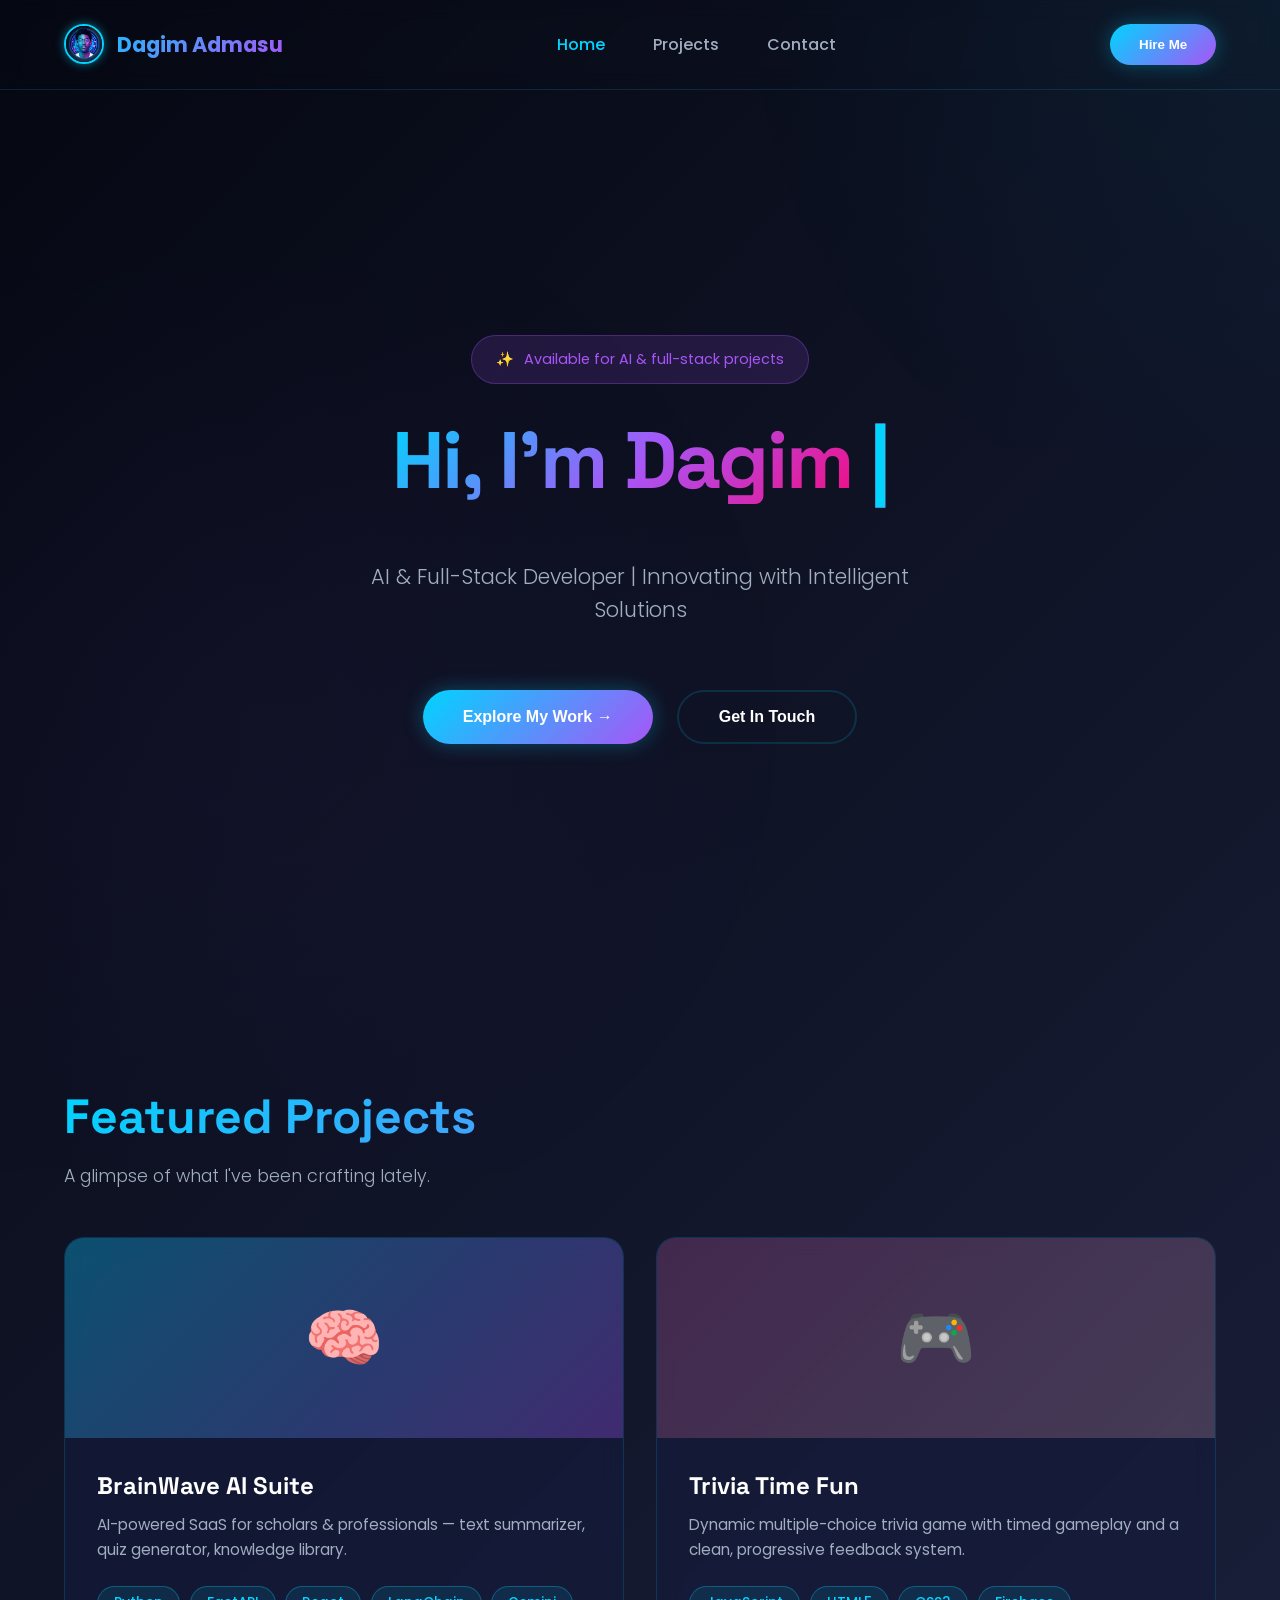
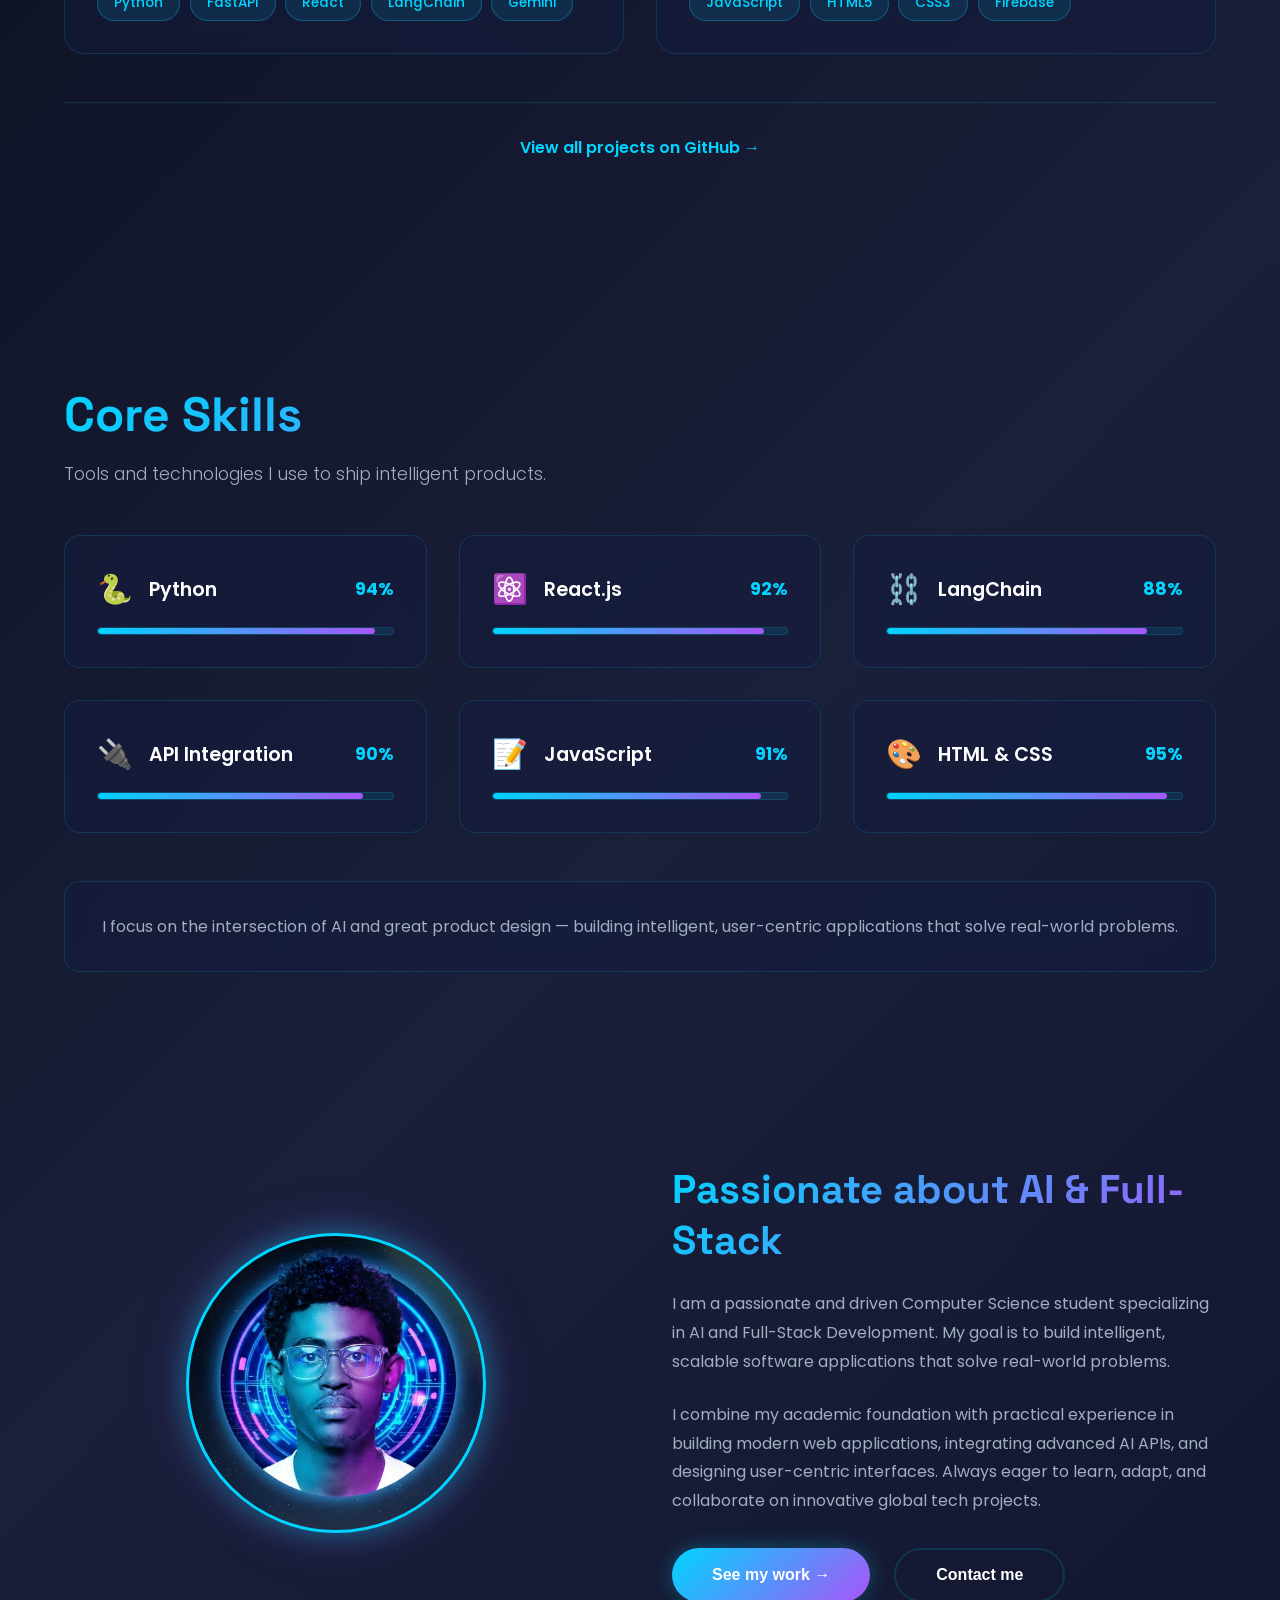
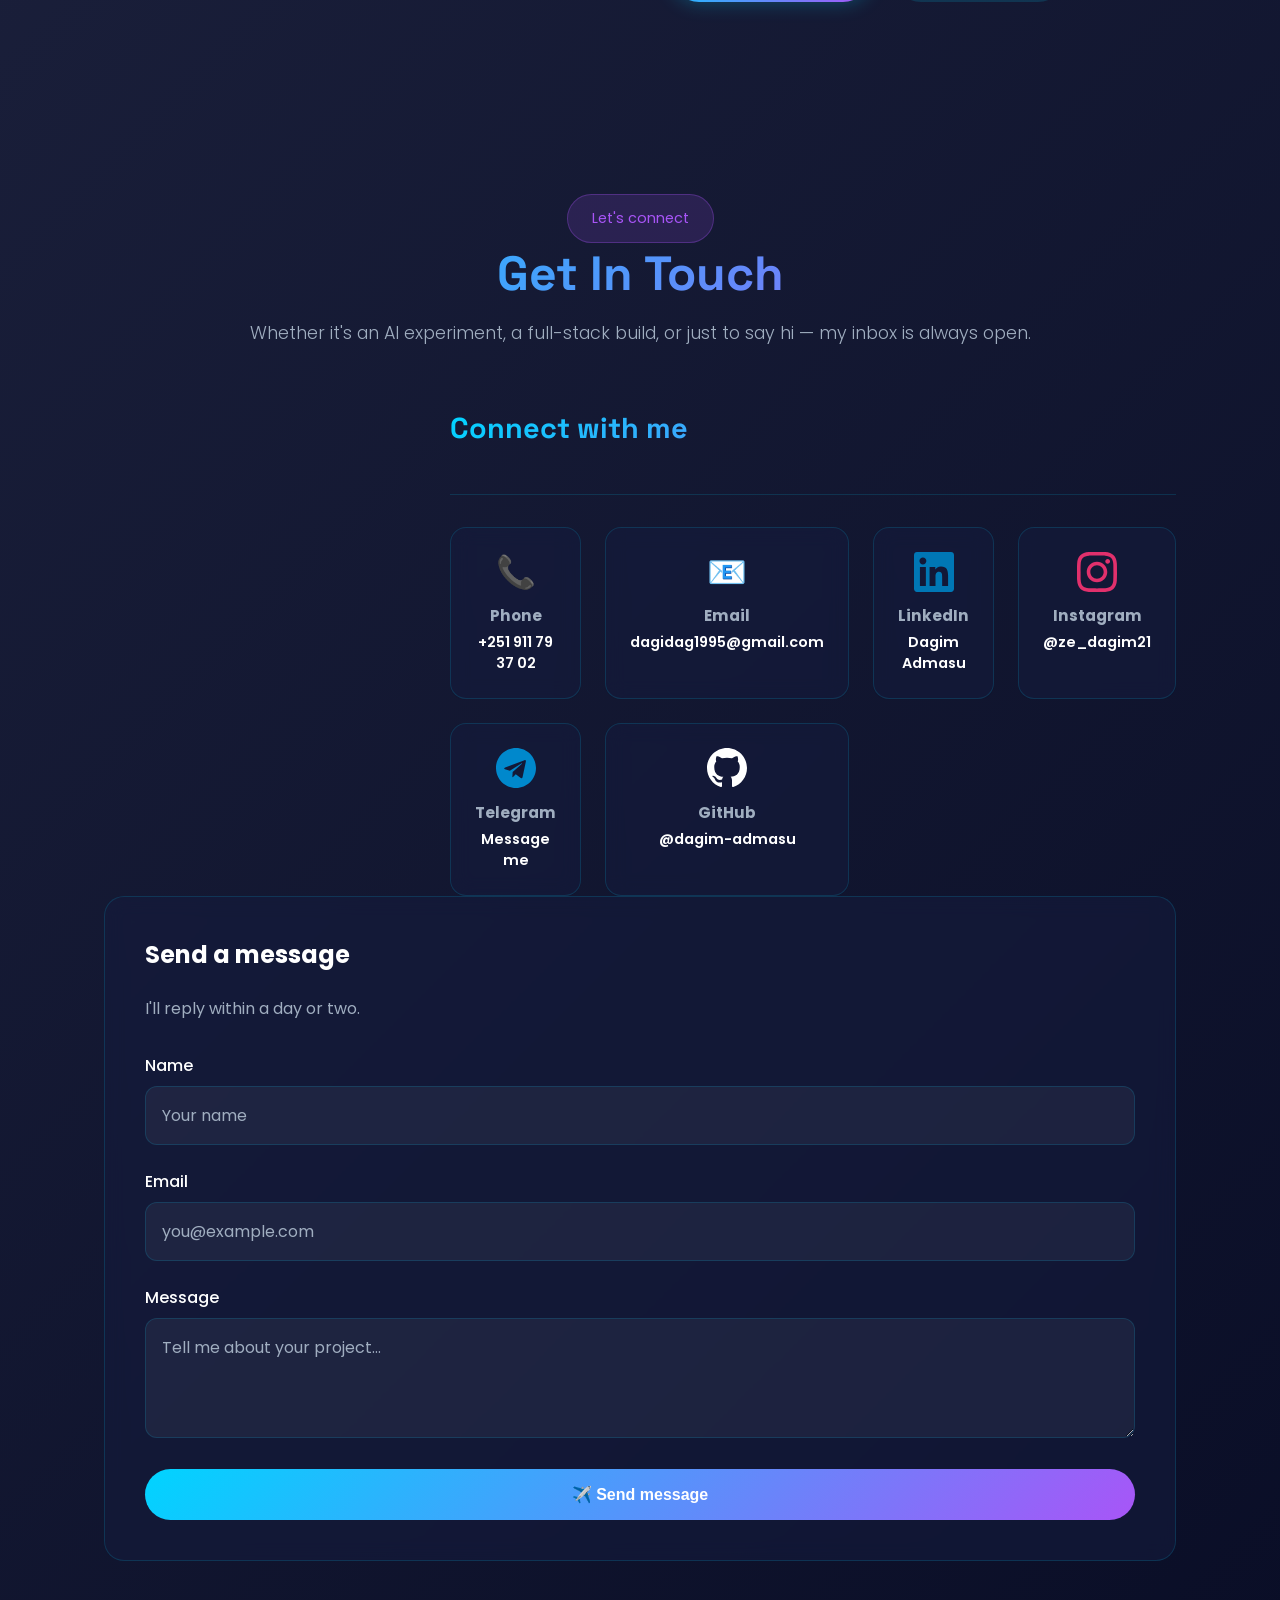
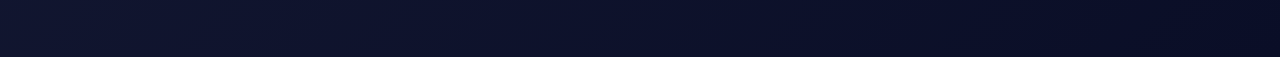
<file: index.html>
<!DOCTYPE html>
<html lang="en">
<head>
    <meta charset="UTF-8">
    <meta name="viewport" content="width=device-width, initial-scale=1.0">
    <title>Dagim Admasu - AI & Full-Stack Developer</title>
    <link href="https://fonts.googleapis.com/css2?family=Space+Grotesk:wght@400;500;600;700&family=Poppins:wght@300;400;500;600;700&family=JetBrains+Mono:wght@400;500;600&display=swap" rel="stylesheet">
    <link rel="stylesheet" href="style.css">
</head>
<body>
<div class="content">
        <!-- Navigation -->
        <nav>
            <div class="logo">
                <img src="[data-uri]" style="width:40px; height:40px; border-radius:50%; object-fit:cover; border:2px solid var(--primary); box-shadow:0 0 10px rgba(0,212,255,0.5);" />
                Dagim Admasu
            </div>
            <ul>
                <li><a href="#home">Home</a></li>
                <li><a href="#projects">Projects</a></li>
                <li><a href="#contact">Contact</a></li>
            </ul>
            <button class="hire-btn">Hire Me</button>
        </nav>

        <!-- Hero Section -->
        <section id="home" class="hero">
            <div class="hero-badge">Available for AI & full-stack projects</div>
            <div class="greeting-wrapper">
                <h1 id="greeting-text"></h1>
            </div>
            <p>AI & Full-Stack Developer | Innovating with Intelligent Solutions</p>
            <div class="hero-buttons">
                <button class="btn btn-primary">Explore My Work →</button>
                <button class="btn btn-secondary">Get In Touch</button>
            </div>

        </section>

        <!-- Featured Projects -->
        <section id="projects" class="featured-projects">
            <h2 class="section-title">Featured Projects</h2>
            <p class="section-subtitle">A glimpse of what I've been crafting lately.</p>
            
            <div class="projects-grid">
                <div class="project-card" onclick="openModal('brainwave')">
                    <div class="project-image" style="background: linear-gradient(135deg, rgba(0, 212, 255, 0.3), rgba(168, 85, 247, 0.3));">🧠</div>
                    <div class="project-content">
                        <h3 class="project-title">BrainWave AI Suite</h3>
                        <p class="project-description">AI-powered SaaS for scholars & professionals — text summarizer, quiz generator, knowledge library.</p>
                        <div class="project-tech">
                            <span class="tech-tag">Python</span>
                            <span class="tech-tag">FastAPI</span>
                            <span class="tech-tag">React</span>
                            <span class="tech-tag">LangChain</span>
                            <span class="tech-tag">Gemini</span>
                        </div>
                    </div>
                </div>

                <div class="project-card" onclick="openModal('trivia')">
                    <div class="project-image" style="background: linear-gradient(135deg, rgba(255, 105, 180, 0.2), rgba(255, 192, 203, 0.2));">🎮</div>
                    <div class="project-content">
                        <h3 class="project-title">Trivia Time Fun</h3>
                        <p class="project-description">Dynamic multiple-choice trivia game with timed gameplay and a clean, progressive feedback system.</p>
                        <div class="project-tech">
                            <span class="tech-tag">JavaScript</span>
                            <span class="tech-tag">HTML5</span>
                            <span class="tech-tag">CSS3</span>
                            <span class="tech-tag">Firebase</span>
                        </div>
                    </div>
                </div>
            </div>

            <div class="view-all">
                <a href="https://github.com/dagim-admasu" target="_blank" class="view-all-btn">View all projects on GitHub →</a>
            </div>
        </section>

        <!-- Core Skills Section -->
        <section class="skills">
            <h2 class="section-title">Core Skills</h2>
            <p class="section-subtitle">Tools and technologies I use to ship intelligent products.</p>
            
            <div class="skills-grid">
                <div class="skill-item">
                    <div class="skill-header">
                        <span class="skill-icon">🐍</span>
                        <h3>Python</h3>
                        <span class="skill-percentage">94%</span>
                    </div>
                    <div class="skill-bar">
                        <div class="skill-progress" style="width: 94%"></div>
                    </div>
                </div>

                <div class="skill-item">
                    <div class="skill-header">
                        <span class="skill-icon">⚛️</span>
                        <h3>React.js</h3>
                        <span class="skill-percentage">92%</span>
                    </div>
                    <div class="skill-bar">
                        <div class="skill-progress" style="width: 92%"></div>
                    </div>
                </div>

                <div class="skill-item">
                    <div class="skill-header">
                        <span class="skill-icon">⛓️</span>
                        <h3>LangChain</h3>
                        <span class="skill-percentage">88%</span>
                    </div>
                    <div class="skill-bar">
                        <div class="skill-progress" style="width: 88%"></div>
                    </div>
                </div>

                <div class="skill-item">
                    <div class="skill-header">
                        <span class="skill-icon">🔌</span>
                        <h3>API Integration</h3>
                        <span class="skill-percentage">90%</span>
                    </div>
                    <div class="skill-bar">
                        <div class="skill-progress" style="width: 90%"></div>
                    </div>
                </div>

                <div class="skill-item">
                    <div class="skill-header">
                        <span class="skill-icon">📝</span>
                        <h3>JavaScript</h3>
                        <span class="skill-percentage">91%</span>
                    </div>
                    <div class="skill-bar">
                        <div class="skill-progress" style="width: 91%"></div>
                    </div>
                </div>

                <div class="skill-item">
                    <div class="skill-header">
                        <span class="skill-icon">🎨</span>
                        <h3>HTML & CSS</h3>
                        <span class="skill-percentage">95%</span>
                    </div>
                    <div class="skill-bar">
                        <div class="skill-progress" style="width: 95%"></div>
                    </div>
                </div>
            </div>

            <p class="skills-note">I focus on the intersection of AI and great product design — building intelligent, user-centric applications that solve real-world problems.</p>
        </section>

        <!-- About Section -->
        <section id="about" class="about">
            <div class="about-content">
                <div class="about-image">
                    <div class="profile-circle" style="background-image: url('[data-uri]'); background-size: cover; background-position: center;"></div>
                </div>
                <div class="about-text">
                    <h3>Passionate about AI & Full-Stack</h3>
                    <p>I am a passionate and driven Computer Science student specializing in AI and Full-Stack Development. My goal is to build intelligent, scalable software applications that solve real-world problems.</p>
                    <p>I combine my academic foundation with practical experience in building modern web applications, integrating advanced AI APIs, and designing user-centric interfaces. Always eager to learn, adapt, and collaborate on innovative global tech projects.</p>
                    <div class="about-buttons">
                        <button class="btn btn-primary" onclick="document.querySelector('#projects').scrollIntoView({behavior:'smooth'})">See my work →</button>
                        <button class="btn btn-secondary" onclick="document.querySelector('#contact').scrollIntoView({behavior:'smooth'})">Contact me</button>
                    </div>
                </div>
            </div>
        </section>

        <!-- Contact Section -->
        <section id="contact" class="contact">
            <div class="contact-header">
                <div class="contact-badge">Let's connect</div>
                <h2 class="section-title">Get In Touch</h2>
                <p class="section-subtitle">Whether it's an AI experiment, a full-stack build, or just to say hi — my inbox is always open.</p>
            </div>

            <div class="contact-content">
                <div class="contact-info">
                    
</div>

                    <div>
                        <h3 class="section-title" style="font-size: 1.8rem; margin-bottom: 1.5rem;">Connect with me</h3>
                        <div class="social-links">
                            <a href="tel:+251911793702" class="social-card">
                                <div class="social-icon" style="font-size:2rem; display:flex; align-items:center; justify-content:center;">📞</div>
                                <h4>Phone</h4>
                                <p>+251 911 79 37 02</p>
                            </a>
                            <a href="mailto:dagidag1995@gmail.com" class="social-card">
                                <div class="social-icon" style="font-size:2rem; display:flex; align-items:center; justify-content:center;">📧</div>
                                <h4>Email</h4>
                                <p>dagidag1995@gmail.com</p>
                            </a>
                            
                            <a href="https://linkedin.com/in/dagim-admasu" target="_blank" class="social-card">
                                <svg class="social-icon" viewBox="0 0 24 24" fill="currentColor" style="color: #0077B5;">
                                    <path d="M20.447 20.452h-3.554v-5.569c0-1.328-.027-3.037-1.852-3.037-1.853 0-2.136 1.445-2.136 2.939v5.667H9.351V9h3.414v1.561h.046c.477-.9 1.637-1.85 3.37-1.85 3.601 0 4.267 2.37 4.267 5.455v6.286zM5.337 7.433c-1.144 0-2.063-.926-2.063-2.065 0-1.138.92-2.063 2.063-2.063 1.14 0 2.064.925 2.064 2.063 0 1.139-.925 2.065-2.064 2.065zm1.782 13.019H3.555V9h3.564v11.452zM22.225 0H1.771C.792 0 0 .774 0 1.729v20.542C0 23.227.792 24 1.771 24h20.451C23.2 24 24 23.227 24 22.271V1.729C24 .774 23.2 0 22.225 0z"/>
                                </svg>
                                <h4>LinkedIn</h4>
                                <p>Dagim Admasu</p>
                            </a>
                            <a href="https://instagram.com/ze_dagim21" target="_blank" class="social-card">
                                <svg class="social-icon" viewBox="0 0 24 24" fill="currentColor" style="color: #E1306C;">
                                    <path d="M12 2.163c3.204 0 3.584.012 4.85.07 3.252.148 4.771 1.691 4.919 4.919.058 1.265.069 1.645.069 4.849 0 3.205-.012 3.584-.069 4.849-.149 3.225-1.664 4.771-4.919 4.919-1.266.058-1.644.07-4.85.07-3.204 0-3.584-.012-4.849-.07-3.26-.149-4.771-1.699-4.919-4.92-.058-1.265-.07-1.644-.07-4.849 0-3.204.013-3.583.07-4.849.149-3.227 1.664-4.771 4.919-4.919 1.266-.057 1.645-.069 4.849-.069zm0-2.163c-3.259 0-3.667.014-4.947.072-4.358.2-6.78 2.618-6.98 6.98-.059 1.281-.073 1.689-.073 4.948 0 3.259.014 3.668.072 4.948.2 4.358 2.618 6.78 6.98 6.98 1.281.058 1.689.072 4.948.072 3.259 0 3.668-.014 4.948-.072 4.354-.2 6.782-2.618 6.979-6.98.059-1.28.073-1.689.073-4.948 0-3.259-.014-3.667-.072-4.947-.196-4.354-2.617-6.78-6.979-6.98-1.281-.059-1.69-.073-4.949-.073zm0 5.838c-3.403 0-6.162 2.759-6.162 6.162s2.759 6.163 6.162 6.163 6.162-2.759 6.162-6.163c0-3.403-2.759-6.162-6.162-6.162zm0 10.162c-2.209 0-4-1.79-4-4 0-2.209 1.791-4 4-4s4 1.791 4 4c0 2.21-1.791 4-4 4zm6.406-11.845c-.796 0-1.441.645-1.441 1.44s.645 1.44 1.441 1.44c.795 0 1.439-.645 1.439-1.44s-.644-1.44-1.439-1.44z"/>
                                </svg>
                                <h4>Instagram</h4>
                                <p>@ze_dagim21</p>
                            </a>
                            <a href="https://t.me/+251911793702" target="_blank" class="social-card">
                                <svg class="social-icon" viewBox="0 0 24 24" fill="currentColor" style="color: #0088cc;">
                                    <path d="M12 0C5.373 0 0 5.373 0 12s5.373 12 12 12 12-5.373 12-12S18.627 0 12 0zm5.894 8.221l-1.97 9.28c-.145.658-.537.818-1.084.508l-3-2.21-1.446 1.394c-.16.16-.295.295-.605.295l.213-3.053 5.56-5.023c.242-.213-.054-.336-.373-.123l-6.869 4.332-2.96-.924c-.64-.203-.658-.64.14-.954l11.57-4.461c.54-.198 1.01.132.84.942z"/>
                                </svg>
                                <h4>Telegram</h4>
                                <p>Message me</p>
                            </a>
                            <a href="https://github.com/dagim-admasu" target="_blank" class="social-card">
                                <svg class="social-icon" viewBox="0 0 24 24" fill="currentColor" style="color: #ffffff;">
                                    <path d="M12 0c-6.626 0-12 5.373-12 12 0 5.302 3.438 9.8 8.207 11.387.599.111.793-.261.793-.577v-2.234c-3.338.726-4.033-1.416-4.033-1.416-.546-1.387-1.333-1.756-1.333-1.756-1.089-.745.083-.729.083-.729 1.205.084 1.839 1.237 1.839 1.237 1.07 1.834 2.807 1.304 3.492.997.107-.775.418-1.305.762-1.604-2.665-.305-5.467-1.334-5.467-5.931 0-1.311.469-2.381 1.236-3.221-.124-.303-.535-1.524.117-3.176 0 0 1.008-.322 3.301 1.23.957-.266 1.983-.399 3.003-.404 1.02.005 2.047.138 3.006.404 2.291-1.552 3.297-1.23 3.297-1.23.653 1.653.242 2.874.118 3.176.77.84 1.235 1.911 1.235 3.221 0 4.609-2.807 5.624-5.479 5.921.43.372.823 1.102.823 2.222v 3.293c0 .319.192.694.801.576 4.765-1.589 8.199-6.086 8.199-11.386 0-6.627-5.373-12-12-12z"/>
                                </svg>
                                <h4>GitHub</h4>
                                <p>@dagim-admasu</p>
                            </a>
                        </div>
                    </div>
                </div>

                <form class="contact-form" id="contactForm">
                    <h3 style="font-size: 1.5rem; margin-bottom: 1.5rem;">Send a message</h3>
                    <p style="color: var(--text-secondary); margin-bottom: 2rem;">I'll reply within a day or two.</p>
                    
                    <div class="form-group">
                        <label for="name">Name</label>
                        <input type="text" id="name" placeholder="Your name" required>
                    </div>

                    <div class="form-group">
                        <label for="email">Email</label>
                        <input type="email" id="email" placeholder="you@example.com" required>
                    </div>

                    <div class="form-group">
                        <label for="message">Message</label>
                        <textarea id="message" placeholder="Tell me about your project..." required></textarea>
                    </div>

                    <button type="submit" class="form-submit">✈️ Send message</button>
                </form>
            </div>
        </section>
    </div>

    <!-- Modal for BrainWave -->
    <div id="brainwaveModal" class="modal">
        <div class="modal-content">
            <div class="modal-header">
                <div>
                    <span class="modal-badge">SAAS DASHBOARD FOR SCHOLARS & PROFESSIONALS</span>
                    <h2>BrainWave AI Suite</h2>
                </div>
                <span class="close" onclick="closeModal('brainwave')">&times;</span>
            </div>
            
            <p>An AI-powered SaaS application designed for scholars and professionals. It features an intelligent text summarizer with tone/length controls, a dynamic quiz and flashcard generator, and a personal knowledge library.</p>
            
            <div class="modal-features">
                <h3>🎯 Core Features</h3>
                <ul>
                    <li>Smart Summarizer (with length & tone controls)</li>
                    <li>Interactive Quiz Mode (with live score tracking)</li>
                    <li>Saved Library (for organizing documents)</li>
                    <li>Realtime metrics dashboard</li>
                    <li>Multi-document processing</li>
                </ul>
            </div>

            <div>
                <h3 style="color: var(--primary); margin-bottom: 1rem;">📊 Impact Metrics</h3>
                <div style="display: grid; grid-template-columns: repeat(4, 1fr); gap: 1rem; margin-bottom: 2rem;">
                    <div style="padding: 1rem; background: rgba(0,212,255,0.1); border-radius: 8px; text-align: center;">
                        <div style="font-size: 1.8rem; font-weight: bold; color: var(--primary);">12</div>
                        <div style="font-size: 0.85rem; color: var(--text-secondary);">Documents</div>
                    </div>
                    <div style="padding: 1rem; background: rgba(0,212,255,0.1); border-radius: 8px; text-align: center;">
                        <div style="font-size: 1.8rem; font-weight: bold; color: var(--primary);">20</div>
                        <div style="font-size: 0.85rem; color: var(--text-secondary);">Quizzes</div>
                    </div>
                    <div style="padding: 1rem; background: rgba(0,212,255,0.1); border-radius: 8px; text-align: center;">
                        <div style="font-size: 1.8rem; font-weight: bold; color: var(--primary);">24h</div>
                        <div style="font-size: 0.85rem; color: var(--text-secondary);">Study Time</div>
                    </div>
                    <div style="padding: 1rem; background: rgba(0,212,255,0.1); border-radius: 8px; text-align: center;">
                        <div style="font-size: 1.8rem; font-weight: bold; color: var(--primary);">94%</div>
                        <div style="font-size: 0.85rem; color: var(--text-secondary);">Accuracy</div>
                    </div>
                </div>
            </div>

            <div>
                <h3 style="color: var(--primary); margin-bottom: 1rem;">⚙️ Technologies Used</h3>
                <div class="modal-tech">
                    <span>Python</span>
                    <span>FastAPI</span>
                    <span>React</span>
                    <span>Tailwind CSS</span>
                    <span>LangChain</span>
                    <span>PostgreSQL</span>
                    <span>Google Gemini API</span>
                </div>
            </div>

            <div class="modal-buttons">
                <a href="#" onclick="alert('Live demo coming soon!')">🎬 Live Demo</a>
                <a href="https://github.com/dagim-admasu" target="_blank">💻 View Code</a>
            </div>
        </div>
    </div>

    <!-- Modal for Trivia -->
    <div id="triviaModal" class="modal">
        <div class="modal-content">
            <div class="modal-header">
                <div>
                    <span class="modal-badge">INTERACTIVE MULTIPLE-CHOICE QUIZ APP</span>
                    <h2>Trivia Time Fun</h2>
                </div>
                <span class="close" onclick="closeModal('trivia')">&times;</span>
            </div>
            
            <p>A dynamic and engaging multiple-choice trivia game. It challenges users' knowledge across various categories with a clean UI, progressive feedback system, and timed gameplay.</p>
            
            <div class="modal-features">
                <h3>🎯 Game Features</h3>
                <ul>
                    <li>Categories across history, science, tech, and pop culture</li>
                    <li>Timed rounds with streak bonuses</li>
                    <li>Progressive feedback after each answer</li>
                    <li>Persistent high scores tracking</li>
                    <li>100+ unique questions</li>
                    <li>5 categories with 30 seconds per round</li>
                </ul>
            </div>

            <div>
                <h3 style="color: var(--primary); margin-bottom: 1rem;">📊 Game Statistics</h3>
                <div style="display: grid; grid-template-columns: repeat(3, 1fr); gap: 1rem; margin-bottom: 2rem;">
                    <div style="padding: 1rem; background: rgba(255,105,180,0.1); border-radius: 8px; text-align: center;">
                        <div style="font-size: 1.8rem; font-weight: bold; color: #ff69b4;">100+</div>
                        <div style="font-size: 0.85rem; color: var(--text-secondary);">Questions</div>
                    </div>
                    <div style="padding: 1rem; background: rgba(255,105,180,0.1); border-radius: 8px; text-align: center;">
                        <div style="font-size: 1.8rem; font-weight: bold; color: #ff69b4;">5</div>
                        <div style="font-size: 0.85rem; color: var(--text-secondary);">Categories</div>
                    </div>
                    <div style="padding: 1rem; background: rgba(255,105,180,0.1); border-radius: 8px; text-align: center;">
                        <div style="font-size: 1.8rem; font-weight: bold; color: #ff69b4;">30s</div>
                        <div style="font-size: 0.85rem; color: var(--text-secondary);">Per Round</div>
                    </div>
                </div>
            </div>

            <div>
                <h3 style="color: var(--primary); margin-bottom: 1rem;">⚙️ Technologies Used</h3>
                <div class="modal-tech">
                    <span>JavaScript</span>
                    <span>HTML5</span>
                    <span>CSS3</span>
                    <span>Firebase</span>
                    <span>LocalStorage API</span>
                </div>
            </div>

            <div class="modal-buttons">
                <a href="#" onclick="alert('Play demo coming soon!')">▶️ Play Live</a>
                <a href="https://github.com/dagim-admasu" target="_blank">💻 View Code</a>
            </div>
        </div>
    </div>

    <script>
        // Modal Functions
        function openModal(projectName) {
            const modalMap = {
                'brainwave': 'brainwaveModal',
                'trivia': 'triviaModal'
            };
            const modal = document.getElementById(modalMap[projectName]);
            if (modal) {
                modal.style.display = 'block';
                document.body.style.overflow = 'hidden';
            }
        }

        function closeModal(projectName) {
            const modalMap = {
                'brainwave': 'brainwaveModal',
                'trivia': 'triviaModal'
            };
            const modal = document.getElementById(modalMap[projectName]);
            if (modal) {
                modal.style.display = 'none';
                document.body.style.overflow = 'auto';
            }
        }

        // Close modal when clicking outside
        window.onclick = function(event) {
            if (event.target.classList.contains('modal')) {
                event.target.style.display = 'none';
                document.body.style.overflow = 'auto';
            }
        }

        // Smooth scroll for navigation links
        document.querySelectorAll('a[href^="#"]').forEach(anchor => {
            anchor.addEventListener('click', function (e) {
                const href = this.getAttribute('href');
                if (href.startsWith('#') && href !== '#') {
                    e.preventDefault();
                    const target = document.querySelector(href);
                    if (target) {
                        target.scrollIntoView({ behavior: 'smooth' });
                    }
                }
            });
        });

        // Hire Me button
        document.querySelector('.hire-btn').addEventListener('click', function() {
            document.querySelector('#contact').scrollIntoView({ behavior: 'smooth' });
        });

        // Contact form handling
        document.getElementById('contactForm').addEventListener('submit', function(e) {
            e.preventDefault();
            const name = document.getElementById('name').value;
            const email = document.getElementById('email').value;
            const message = document.getElementById('message').value;
            
            // Create mailto link
            const subject = 'Portfolio Contact from ' + name;
            const body = 'Name: ' + name + '\nEmail: ' + email + '\n\nMessage:\n' + message;
            const mailtoLink = 'mailto:dagidag1995@gmail.com?subject=' + encodeURIComponent(subject) + '&body=' + encodeURIComponent(body);
            
            window.location.href = mailtoLink;
            this.reset();
        });

        // Add scroll animations
        const observerOptions = {
            threshold: 0.1,
            rootMargin: '0px 0px -100px 0px'
        };

        const observer = new IntersectionObserver(function(entries) {
            entries.forEach(entry => {
                if (entry.isIntersecting) {
                    entry.target.style.animation = 'slideUp 0.8s ease forwards';
                    observer.unobserve(entry.target);
                }
            });
        }, observerOptions);

        document.querySelectorAll('.project-card, .stat').forEach(el => {
            observer.observe(el);
        });

        // Keyboard navigation
        document.addEventListener('keydown', function(e) {
            if (e.key === 'Escape') {
                document.querySelectorAll('.modal').forEach(modal => {
                    modal.style.display = 'none';
                    document.body.style.overflow = 'auto';
                });
            }
        });

        // Add active state to nav links based on scroll position
        window.addEventListener('scroll', function() {
            const sections = document.querySelectorAll('section');
            let current = '';
            
            sections.forEach(section => {
                const sectionTop = section.offsetTop;
                if (pageYOffset >= sectionTop - 200) {
                    current = section.getAttribute('id');
                }
            });

            document.querySelectorAll('nav a').forEach(link => {
                if (link.getAttribute('href').slice(1) === current) {
                    link.style.color = 'var(--primary)';
                } else {
                    link.style.color = 'var(--text-secondary)';
                }
            });
        });

        // Animated greeting
        const greetings = [
            "Hi, I'm Dagim 👋",
            "Welcome to my portfolio ✨",
            "Let's build something great 🚀",
            "AI & Full-Stack Dev 🧠",
            "Nice to meet you! 😊"
        ];
        let gIdx = 0;
        const greetingEl = document.getElementById('greeting-text');

        function typeText(text, cb) {
            greetingEl.textContent = '';
            let i = 0;
            const timer = setInterval(() => {
                greetingEl.textContent += text[i];
                i++;
                if (i >= text.length) {
                    clearInterval(timer);
                    setTimeout(cb, 2200);
                }
            }, 60);
        }

        function eraseText(cb) {
            let text = greetingEl.textContent;
            const timer = setInterval(() => {
                text = text.slice(0, -1);
                greetingEl.textContent = text;
                if (text.length === 0) {
                    clearInterval(timer);
                    cb();
                }
            }, 35);
        }

        function cycleGreeting() {
            typeText(greetings[gIdx], () => {
                eraseText(() => {
                    gIdx = (gIdx + 1) % greetings.length;
                    cycleGreeting();
                });
            });
        }

        cycleGreeting();

    </script>
    <script src="script.js"></script>
</body>
</html>
</file>
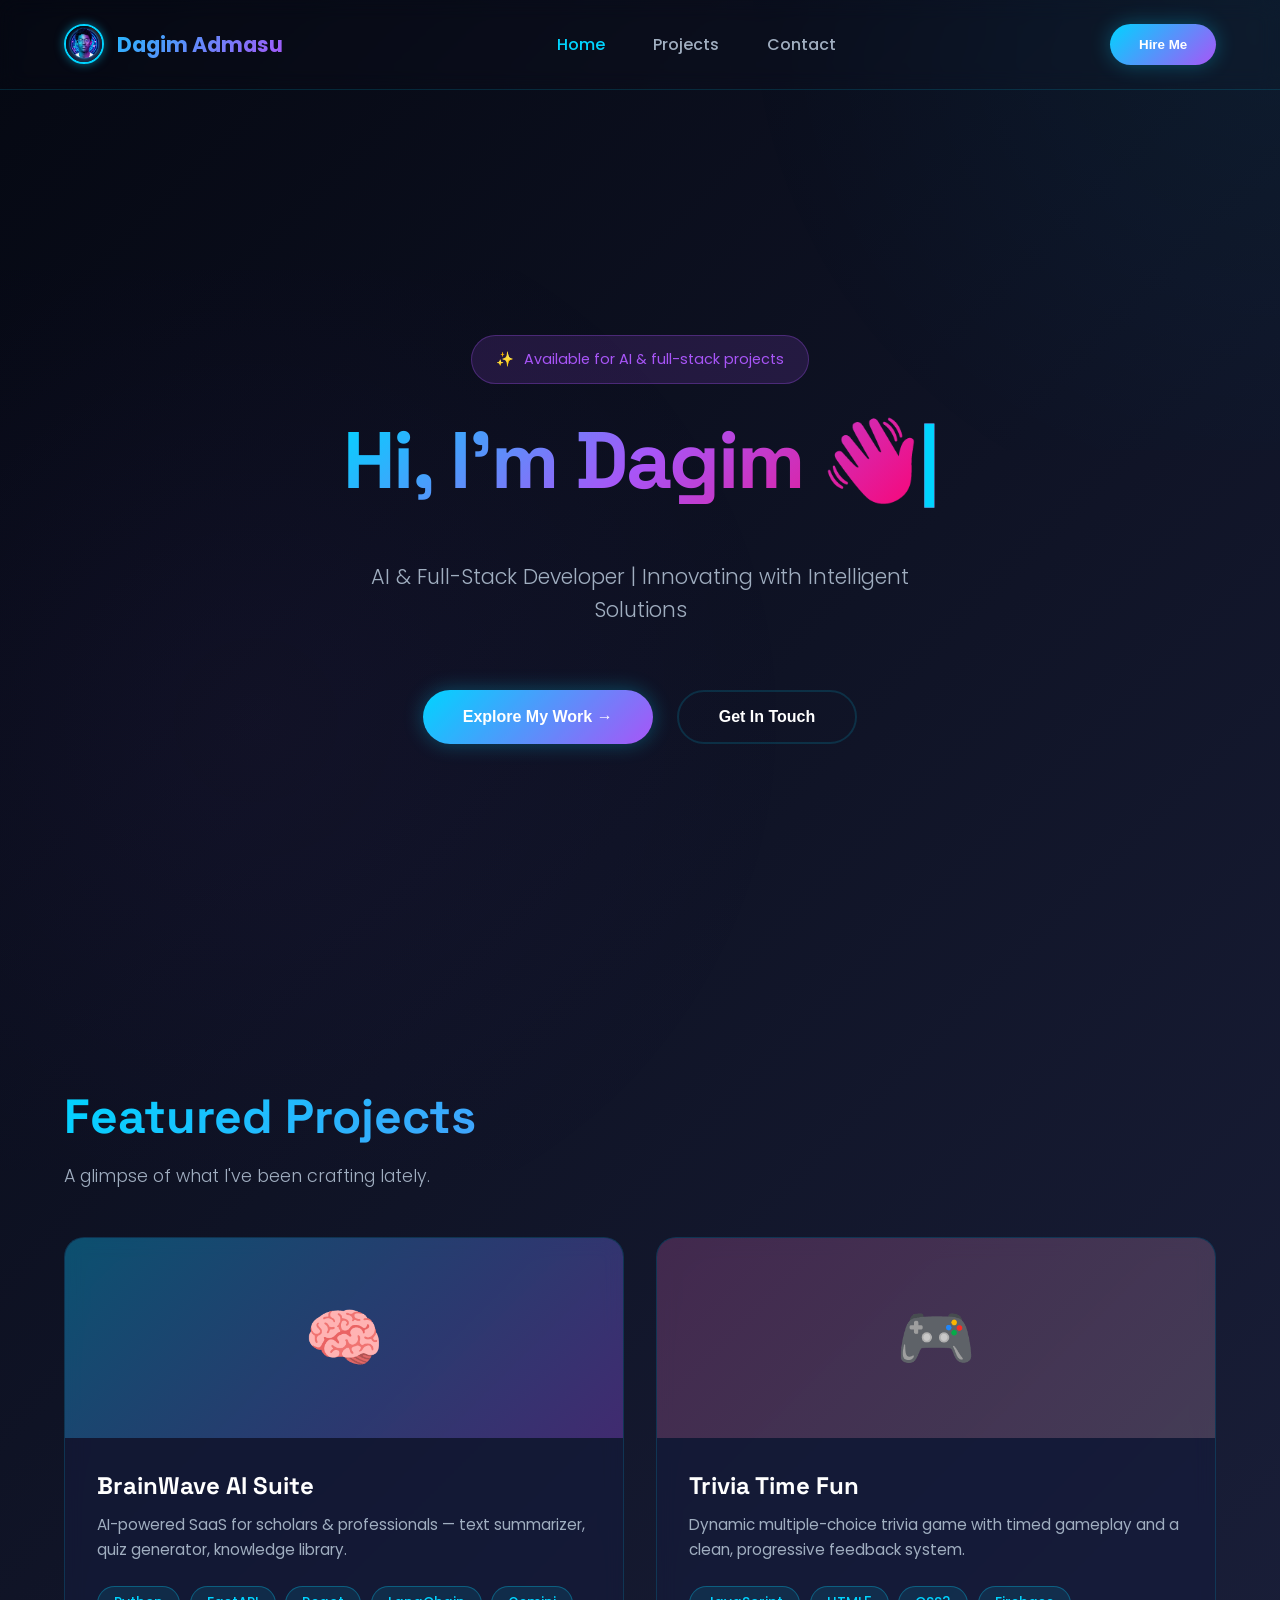
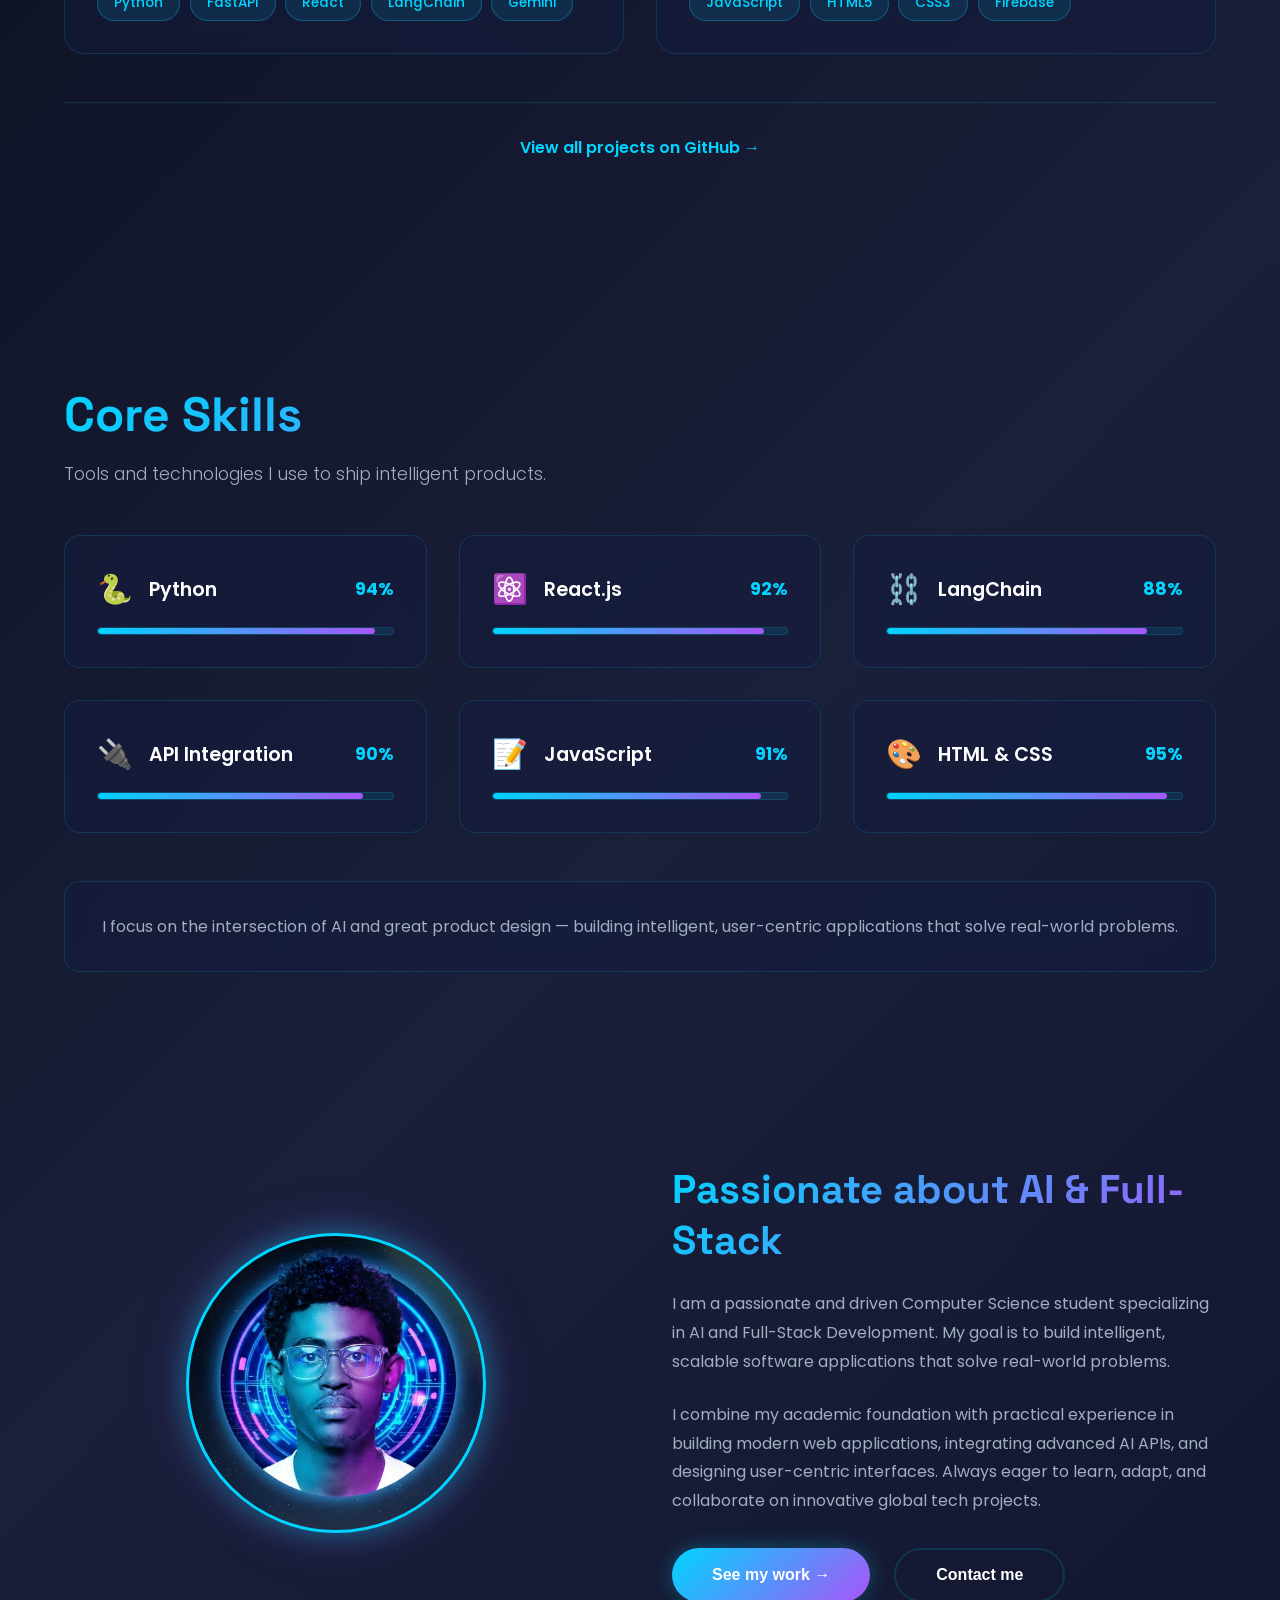
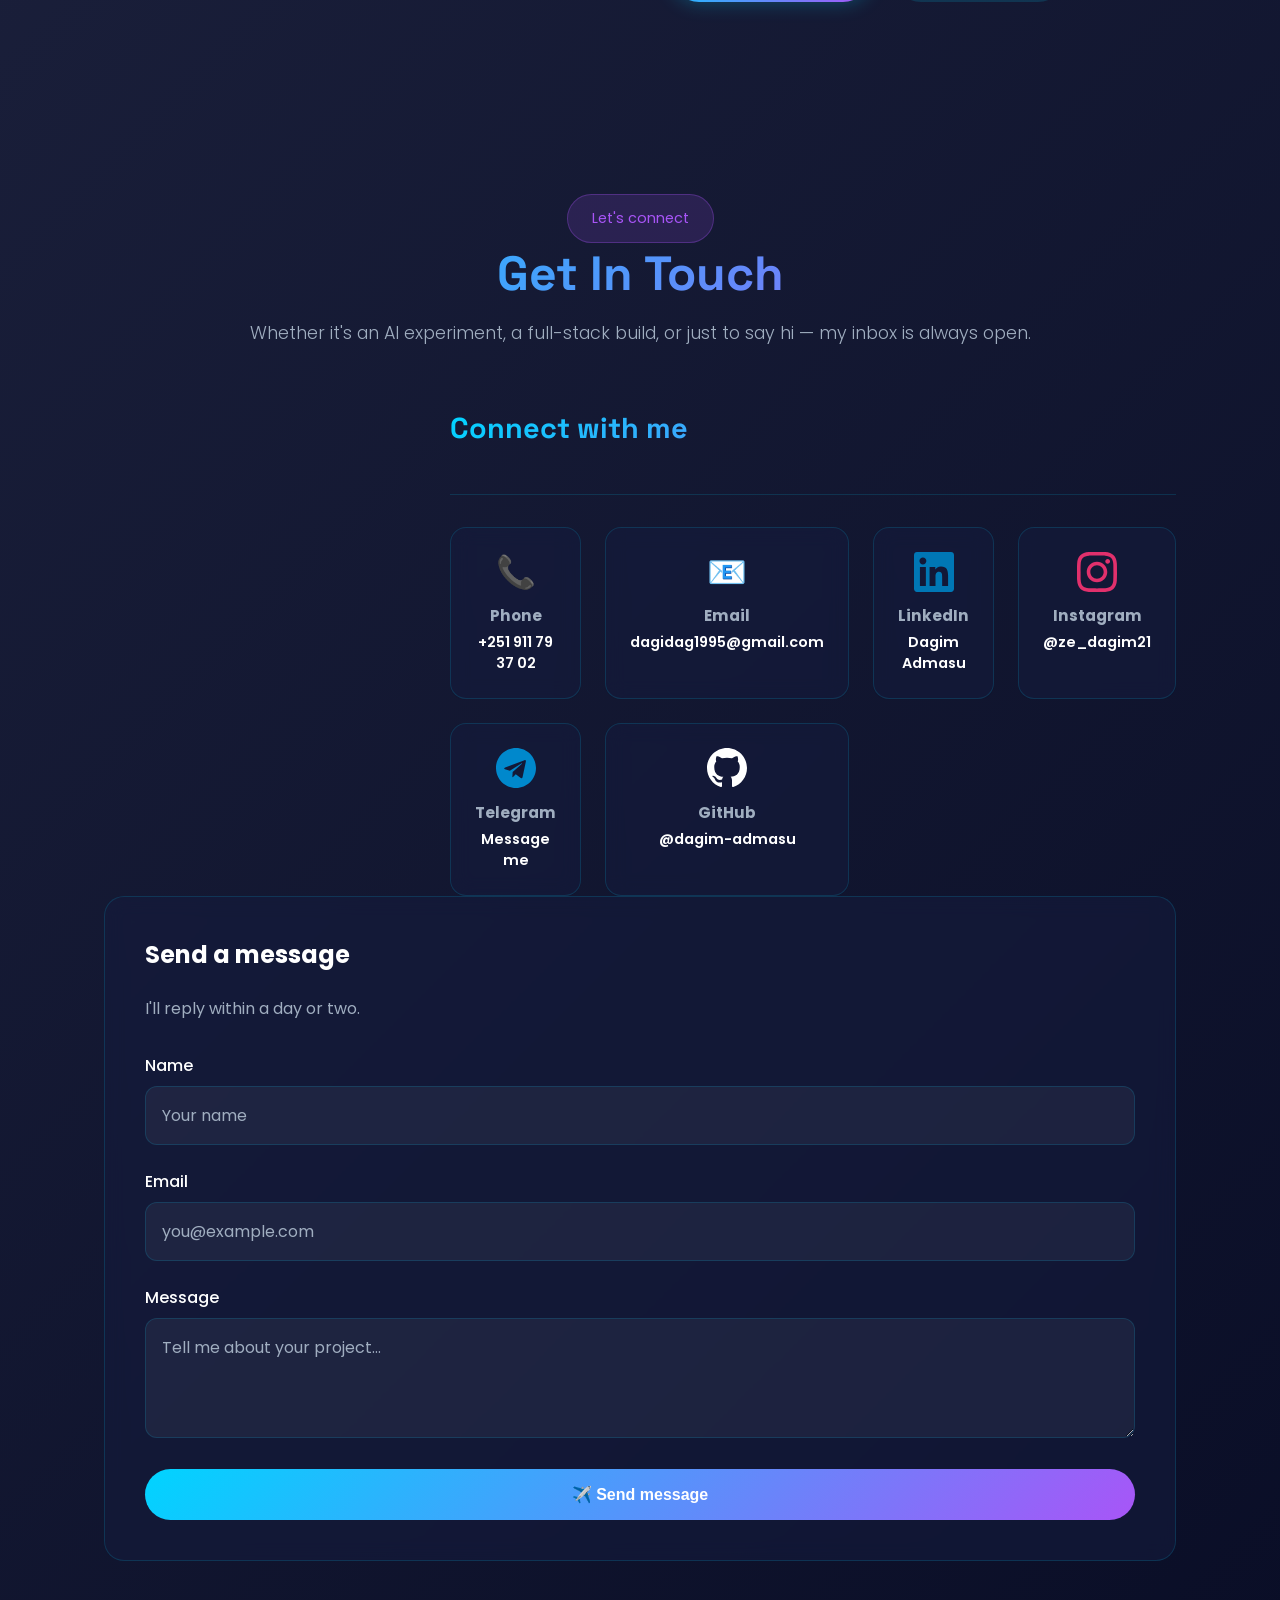
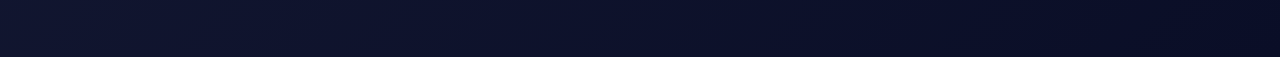
<file: index (1).html>
<!DOCTYPE html>
<html lang="en">
<head>
    <meta charset="UTF-8">
    <meta name="viewport" content="width=device-width, initial-scale=1.0">
    <title>Dagim Admasu - AI & Full-Stack Developer</title>
    <link href="https://fonts.googleapis.com/css2?family=Space+Grotesk:wght@400;500;600;700&family=Poppins:wght@300;400;500;600;700&family=JetBrains+Mono:wght@400;500;600&display=swap" rel="stylesheet">
    <link rel="stylesheet" href="style.css">
</head>
<body>
<div class="content">
        <!-- Navigation -->
        <nav>
            <div class="logo">
                <img src="[data-uri]" style="width:40px; height:40px; border-radius:50%; object-fit:cover; border:2px solid var(--primary); box-shadow:0 0 10px rgba(0,212,255,0.5);" />
                Dagim Admasu
            </div>
            <ul>
                <li><a href="#home">Home</a></li>
                <li><a href="#projects">Projects</a></li>
                <li><a href="#contact">Contact</a></li>
            </ul>
            <button class="hire-btn">Hire Me</button>
        </nav>

        <!-- Hero Section -->
        <section id="home" class="hero">
            <div class="hero-badge">Available for AI & full-stack projects</div>
            <div class="greeting-wrapper">
                <h1 id="greeting-text"></h1>
            </div>
            <p>AI & Full-Stack Developer | Innovating with Intelligent Solutions</p>
            <div class="hero-buttons">
                <button class="btn btn-primary">Explore My Work →</button>
                <button class="btn btn-secondary">Get In Touch</button>
            </div>

        </section>

        <!-- Featured Projects -->
        <section id="projects" class="featured-projects">
            <h2 class="section-title">Featured Projects</h2>
            <p class="section-subtitle">A glimpse of what I've been crafting lately.</p>
            
            <div class="projects-grid">
                <div class="project-card" onclick="openModal('brainwave')">
                    <div class="project-image" style="background: linear-gradient(135deg, rgba(0, 212, 255, 0.3), rgba(168, 85, 247, 0.3));">🧠</div>
                    <div class="project-content">
                        <h3 class="project-title">BrainWave AI Suite</h3>
                        <p class="project-description">AI-powered SaaS for scholars & professionals — text summarizer, quiz generator, knowledge library.</p>
                        <div class="project-tech">
                            <span class="tech-tag">Python</span>
                            <span class="tech-tag">FastAPI</span>
                            <span class="tech-tag">React</span>
                            <span class="tech-tag">LangChain</span>
                            <span class="tech-tag">Gemini</span>
                        </div>
                    </div>
                </div>

                <div class="project-card" onclick="openModal('trivia')">
                    <div class="project-image" style="background: linear-gradient(135deg, rgba(255, 105, 180, 0.2), rgba(255, 192, 203, 0.2));">🎮</div>
                    <div class="project-content">
                        <h3 class="project-title">Trivia Time Fun</h3>
                        <p class="project-description">Dynamic multiple-choice trivia game with timed gameplay and a clean, progressive feedback system.</p>
                        <div class="project-tech">
                            <span class="tech-tag">JavaScript</span>
                            <span class="tech-tag">HTML5</span>
                            <span class="tech-tag">CSS3</span>
                            <span class="tech-tag">Firebase</span>
                        </div>
                    </div>
                </div>
            </div>

            <div class="view-all">
                <a href="https://github.com/dagim-admasu" target="_blank" class="view-all-btn">View all projects on GitHub →</a>
            </div>
        </section>

        <!-- Core Skills Section -->
        <section class="skills">
            <h2 class="section-title">Core Skills</h2>
            <p class="section-subtitle">Tools and technologies I use to ship intelligent products.</p>
            
            <div class="skills-grid">
                <div class="skill-item">
                    <div class="skill-header">
                        <span class="skill-icon">🐍</span>
                        <h3>Python</h3>
                        <span class="skill-percentage">94%</span>
                    </div>
                    <div class="skill-bar">
                        <div class="skill-progress" style="width: 94%"></div>
                    </div>
                </div>

                <div class="skill-item">
                    <div class="skill-header">
                        <span class="skill-icon">⚛️</span>
                        <h3>React.js</h3>
                        <span class="skill-percentage">92%</span>
                    </div>
                    <div class="skill-bar">
                        <div class="skill-progress" style="width: 92%"></div>
                    </div>
                </div>

                <div class="skill-item">
                    <div class="skill-header">
                        <span class="skill-icon">⛓️</span>
                        <h3>LangChain</h3>
                        <span class="skill-percentage">88%</span>
                    </div>
                    <div class="skill-bar">
                        <div class="skill-progress" style="width: 88%"></div>
                    </div>
                </div>

                <div class="skill-item">
                    <div class="skill-header">
                        <span class="skill-icon">🔌</span>
                        <h3>API Integration</h3>
                        <span class="skill-percentage">90%</span>
                    </div>
                    <div class="skill-bar">
                        <div class="skill-progress" style="width: 90%"></div>
                    </div>
                </div>

                <div class="skill-item">
                    <div class="skill-header">
                        <span class="skill-icon">📝</span>
                        <h3>JavaScript</h3>
                        <span class="skill-percentage">91%</span>
                    </div>
                    <div class="skill-bar">
                        <div class="skill-progress" style="width: 91%"></div>
                    </div>
                </div>

                <div class="skill-item">
                    <div class="skill-header">
                        <span class="skill-icon">🎨</span>
                        <h3>HTML & CSS</h3>
                        <span class="skill-percentage">95%</span>
                    </div>
                    <div class="skill-bar">
                        <div class="skill-progress" style="width: 95%"></div>
                    </div>
                </div>
            </div>

            <p class="skills-note">I focus on the intersection of AI and great product design — building intelligent, user-centric applications that solve real-world problems.</p>
        </section>

        <!-- About Section -->
        <section id="about" class="about">
            <div class="about-content">
                <div class="about-image">
                    <div class="profile-circle" style="background-image: url('[data-uri]'); background-size: cover; background-position: center;"></div>
                </div>
                <div class="about-text">
                    <h3>Passionate about AI & Full-Stack</h3>
                    <p>I am a passionate and driven Computer Science student specializing in AI and Full-Stack Development. My goal is to build intelligent, scalable software applications that solve real-world problems.</p>
                    <p>I combine my academic foundation with practical experience in building modern web applications, integrating advanced AI APIs, and designing user-centric interfaces. Always eager to learn, adapt, and collaborate on innovative global tech projects.</p>
                    <div class="about-buttons">
                        <button class="btn btn-primary" onclick="document.querySelector('#projects').scrollIntoView({behavior:'smooth'})">See my work →</button>
                        <button class="btn btn-secondary" onclick="document.querySelector('#contact').scrollIntoView({behavior:'smooth'})">Contact me</button>
                    </div>
                </div>
            </div>
        </section>

        <!-- Contact Section -->
        <section id="contact" class="contact">
            <div class="contact-header">
                <div class="contact-badge">Let's connect</div>
                <h2 class="section-title">Get In Touch</h2>
                <p class="section-subtitle">Whether it's an AI experiment, a full-stack build, or just to say hi — my inbox is always open.</p>
            </div>

            <div class="contact-content">
                <div class="contact-info">
                    
</div>

                    <div>
                        <h3 class="section-title" style="font-size: 1.8rem; margin-bottom: 1.5rem;">Connect with me</h3>
                        <div class="social-links">
                            <a href="tel:+251911793702" class="social-card">
                                <div class="social-icon" style="font-size:2rem; display:flex; align-items:center; justify-content:center;">📞</div>
                                <h4>Phone</h4>
                                <p>+251 911 79 37 02</p>
                            </a>
                            <a href="mailto:dagidag1995@gmail.com" class="social-card">
                                <div class="social-icon" style="font-size:2rem; display:flex; align-items:center; justify-content:center;">📧</div>
                                <h4>Email</h4>
                                <p>dagidag1995@gmail.com</p>
                            </a>
                            
                            <a href="https://linkedin.com/in/dagim-admasu" target="_blank" class="social-card">
                                <svg class="social-icon" viewBox="0 0 24 24" fill="currentColor" style="color: #0077B5;">
                                    <path d="M20.447 20.452h-3.554v-5.569c0-1.328-.027-3.037-1.852-3.037-1.853 0-2.136 1.445-2.136 2.939v5.667H9.351V9h3.414v1.561h.046c.477-.9 1.637-1.85 3.37-1.85 3.601 0 4.267 2.37 4.267 5.455v6.286zM5.337 7.433c-1.144 0-2.063-.926-2.063-2.065 0-1.138.92-2.063 2.063-2.063 1.14 0 2.064.925 2.064 2.063 0 1.139-.925 2.065-2.064 2.065zm1.782 13.019H3.555V9h3.564v11.452zM22.225 0H1.771C.792 0 0 .774 0 1.729v20.542C0 23.227.792 24 1.771 24h20.451C23.2 24 24 23.227 24 22.271V1.729C24 .774 23.2 0 22.225 0z"/>
                                </svg>
                                <h4>LinkedIn</h4>
                                <p>Dagim Admasu</p>
                            </a>
                            <a href="https://instagram.com/ze_dagim21" target="_blank" class="social-card">
                                <svg class="social-icon" viewBox="0 0 24 24" fill="currentColor" style="color: #E1306C;">
                                    <path d="M12 2.163c3.204 0 3.584.012 4.85.07 3.252.148 4.771 1.691 4.919 4.919.058 1.265.069 1.645.069 4.849 0 3.205-.012 3.584-.069 4.849-.149 3.225-1.664 4.771-4.919 4.919-1.266.058-1.644.07-4.85.07-3.204 0-3.584-.012-4.849-.07-3.26-.149-4.771-1.699-4.919-4.92-.058-1.265-.07-1.644-.07-4.849 0-3.204.013-3.583.07-4.849.149-3.227 1.664-4.771 4.919-4.919 1.266-.057 1.645-.069 4.849-.069zm0-2.163c-3.259 0-3.667.014-4.947.072-4.358.2-6.78 2.618-6.98 6.98-.059 1.281-.073 1.689-.073 4.948 0 3.259.014 3.668.072 4.948.2 4.358 2.618 6.78 6.98 6.98 1.281.058 1.689.072 4.948.072 3.259 0 3.668-.014 4.948-.072 4.354-.2 6.782-2.618 6.979-6.98.059-1.28.073-1.689.073-4.948 0-3.259-.014-3.667-.072-4.947-.196-4.354-2.617-6.78-6.979-6.98-1.281-.059-1.69-.073-4.949-.073zm0 5.838c-3.403 0-6.162 2.759-6.162 6.162s2.759 6.163 6.162 6.163 6.162-2.759 6.162-6.163c0-3.403-2.759-6.162-6.162-6.162zm0 10.162c-2.209 0-4-1.79-4-4 0-2.209 1.791-4 4-4s4 1.791 4 4c0 2.21-1.791 4-4 4zm6.406-11.845c-.796 0-1.441.645-1.441 1.44s.645 1.44 1.441 1.44c.795 0 1.439-.645 1.439-1.44s-.644-1.44-1.439-1.44z"/>
                                </svg>
                                <h4>Instagram</h4>
                                <p>@ze_dagim21</p>
                            </a>
                            <a href="https://t.me/+251911793702" target="_blank" class="social-card">
                                <svg class="social-icon" viewBox="0 0 24 24" fill="currentColor" style="color: #0088cc;">
                                    <path d="M12 0C5.373 0 0 5.373 0 12s5.373 12 12 12 12-5.373 12-12S18.627 0 12 0zm5.894 8.221l-1.97 9.28c-.145.658-.537.818-1.084.508l-3-2.21-1.446 1.394c-.16.16-.295.295-.605.295l.213-3.053 5.56-5.023c.242-.213-.054-.336-.373-.123l-6.869 4.332-2.96-.924c-.64-.203-.658-.64.14-.954l11.57-4.461c.54-.198 1.01.132.84.942z"/>
                                </svg>
                                <h4>Telegram</h4>
                                <p>Message me</p>
                            </a>
                            <a href="https://github.com/dagim-admasu" target="_blank" class="social-card">
                                <svg class="social-icon" viewBox="0 0 24 24" fill="currentColor" style="color: #ffffff;">
                                    <path d="M12 0c-6.626 0-12 5.373-12 12 0 5.302 3.438 9.8 8.207 11.387.599.111.793-.261.793-.577v-2.234c-3.338.726-4.033-1.416-4.033-1.416-.546-1.387-1.333-1.756-1.333-1.756-1.089-.745.083-.729.083-.729 1.205.084 1.839 1.237 1.839 1.237 1.07 1.834 2.807 1.304 3.492.997.107-.775.418-1.305.762-1.604-2.665-.305-5.467-1.334-5.467-5.931 0-1.311.469-2.381 1.236-3.221-.124-.303-.535-1.524.117-3.176 0 0 1.008-.322 3.301 1.23.957-.266 1.983-.399 3.003-.404 1.02.005 2.047.138 3.006.404 2.291-1.552 3.297-1.23 3.297-1.23.653 1.653.242 2.874.118 3.176.77.84 1.235 1.911 1.235 3.221 0 4.609-2.807 5.624-5.479 5.921.43.372.823 1.102.823 2.222v 3.293c0 .319.192.694.801.576 4.765-1.589 8.199-6.086 8.199-11.386 0-6.627-5.373-12-12-12z"/>
                                </svg>
                                <h4>GitHub</h4>
                                <p>@dagim-admasu</p>
                            </a>
                        </div>
                    </div>
                </div>

                <form class="contact-form" id="contactForm">
                    <h3 style="font-size: 1.5rem; margin-bottom: 1.5rem;">Send a message</h3>
                    <p style="color: var(--text-secondary); margin-bottom: 2rem;">I'll reply within a day or two.</p>
                    
                    <div class="form-group">
                        <label for="name">Name</label>
                        <input type="text" id="name" placeholder="Your name" required>
                    </div>

                    <div class="form-group">
                        <label for="email">Email</label>
                        <input type="email" id="email" placeholder="you@example.com" required>
                    </div>

                    <div class="form-group">
                        <label for="message">Message</label>
                        <textarea id="message" placeholder="Tell me about your project..." required></textarea>
                    </div>

                    <button type="submit" class="form-submit">✈️ Send message</button>
                </form>
            </div>
        </section>
    </div>

    <!-- Modal for BrainWave -->
    <div id="brainwaveModal" class="modal">
        <div class="modal-content">
            <div class="modal-header">
                <div>
                    <span class="modal-badge">SAAS DASHBOARD FOR SCHOLARS & PROFESSIONALS</span>
                    <h2>BrainWave AI Suite</h2>
                </div>
                <span class="close" onclick="closeModal('brainwave')">&times;</span>
            </div>
            
            <p>An AI-powered SaaS application designed for scholars and professionals. It features an intelligent text summarizer with tone/length controls, a dynamic quiz and flashcard generator, and a personal knowledge library.</p>
            
            <div class="modal-features">
                <h3>🎯 Core Features</h3>
                <ul>
                    <li>Smart Summarizer (with length & tone controls)</li>
                    <li>Interactive Quiz Mode (with live score tracking)</li>
                    <li>Saved Library (for organizing documents)</li>
                    <li>Realtime metrics dashboard</li>
                    <li>Multi-document processing</li>
                </ul>
            </div>

            <div>
                <h3 style="color: var(--primary); margin-bottom: 1rem;">📊 Impact Metrics</h3>
                <div style="display: grid; grid-template-columns: repeat(4, 1fr); gap: 1rem; margin-bottom: 2rem;">
                    <div style="padding: 1rem; background: rgba(0,212,255,0.1); border-radius: 8px; text-align: center;">
                        <div style="font-size: 1.8rem; font-weight: bold; color: var(--primary);">12</div>
                        <div style="font-size: 0.85rem; color: var(--text-secondary);">Documents</div>
                    </div>
                    <div style="padding: 1rem; background: rgba(0,212,255,0.1); border-radius: 8px; text-align: center;">
                        <div style="font-size: 1.8rem; font-weight: bold; color: var(--primary);">20</div>
                        <div style="font-size: 0.85rem; color: var(--text-secondary);">Quizzes</div>
                    </div>
                    <div style="padding: 1rem; background: rgba(0,212,255,0.1); border-radius: 8px; text-align: center;">
                        <div style="font-size: 1.8rem; font-weight: bold; color: var(--primary);">24h</div>
                        <div style="font-size: 0.85rem; color: var(--text-secondary);">Study Time</div>
                    </div>
                    <div style="padding: 1rem; background: rgba(0,212,255,0.1); border-radius: 8px; text-align: center;">
                        <div style="font-size: 1.8rem; font-weight: bold; color: var(--primary);">94%</div>
                        <div style="font-size: 0.85rem; color: var(--text-secondary);">Accuracy</div>
                    </div>
                </div>
            </div>

            <div>
                <h3 style="color: var(--primary); margin-bottom: 1rem;">⚙️ Technologies Used</h3>
                <div class="modal-tech">
                    <span>Python</span>
                    <span>FastAPI</span>
                    <span>React</span>
                    <span>Tailwind CSS</span>
                    <span>LangChain</span>
                    <span>PostgreSQL</span>
                    <span>Google Gemini API</span>
                </div>
            </div>

            <div class="modal-buttons">
                <a href="#" onclick="alert('Live demo coming soon!')">🎬 Live Demo</a>
                <a href="https://github.com/dagim-admasu" target="_blank">💻 View Code</a>
            </div>
        </div>
    </div>

    <!-- Modal for Trivia -->
    <div id="triviaModal" class="modal">
        <div class="modal-content">
            <div class="modal-header">
                <div>
                    <span class="modal-badge">INTERACTIVE MULTIPLE-CHOICE QUIZ APP</span>
                    <h2>Trivia Time Fun</h2>
                </div>
                <span class="close" onclick="closeModal('trivia')">&times;</span>
            </div>
            
            <p>A dynamic and engaging multiple-choice trivia game. It challenges users' knowledge across various categories with a clean UI, progressive feedback system, and timed gameplay.</p>
            
            <div class="modal-features">
                <h3>🎯 Game Features</h3>
                <ul>
                    <li>Categories across history, science, tech, and pop culture</li>
                    <li>Timed rounds with streak bonuses</li>
                    <li>Progressive feedback after each answer</li>
                    <li>Persistent high scores tracking</li>
                    <li>100+ unique questions</li>
                    <li>5 categories with 30 seconds per round</li>
                </ul>
            </div>

            <div>
                <h3 style="color: var(--primary); margin-bottom: 1rem;">📊 Game Statistics</h3>
                <div style="display: grid; grid-template-columns: repeat(3, 1fr); gap: 1rem; margin-bottom: 2rem;">
                    <div style="padding: 1rem; background: rgba(255,105,180,0.1); border-radius: 8px; text-align: center;">
                        <div style="font-size: 1.8rem; font-weight: bold; color: #ff69b4;">100+</div>
                        <div style="font-size: 0.85rem; color: var(--text-secondary);">Questions</div>
                    </div>
                    <div style="padding: 1rem; background: rgba(255,105,180,0.1); border-radius: 8px; text-align: center;">
                        <div style="font-size: 1.8rem; font-weight: bold; color: #ff69b4;">5</div>
                        <div style="font-size: 0.85rem; color: var(--text-secondary);">Categories</div>
                    </div>
                    <div style="padding: 1rem; background: rgba(255,105,180,0.1); border-radius: 8px; text-align: center;">
                        <div style="font-size: 1.8rem; font-weight: bold; color: #ff69b4;">30s</div>
                        <div style="font-size: 0.85rem; color: var(--text-secondary);">Per Round</div>
                    </div>
                </div>
            </div>

            <div>
                <h3 style="color: var(--primary); margin-bottom: 1rem;">⚙️ Technologies Used</h3>
                <div class="modal-tech">
                    <span>JavaScript</span>
                    <span>HTML5</span>
                    <span>CSS3</span>
                    <span>Firebase</span>
                    <span>LocalStorage API</span>
                </div>
            </div>

            <div class="modal-buttons">
                <a href="#" onclick="alert('Play demo coming soon!')">▶️ Play Live</a>
                <a href="https://github.com/dagim-admasu" target="_blank">💻 View Code</a>
            </div>
        </div>
    </div>

    <script>
        // Modal Functions
        function openModal(projectName) {
            const modalMap = {
                'brainwave': 'brainwaveModal',
                'trivia': 'triviaModal'
            };
            const modal = document.getElementById(modalMap[projectName]);
            if (modal) {
                modal.style.display = 'block';
                document.body.style.overflow = 'hidden';
            }
        }

        function closeModal(projectName) {
            const modalMap = {
                'brainwave': 'brainwaveModal',
                'trivia': 'triviaModal'
            };
            const modal = document.getElementById(modalMap[projectName]);
            if (modal) {
                modal.style.display = 'none';
                document.body.style.overflow = 'auto';
            }
        }

        // Close modal when clicking outside
        window.onclick = function(event) {
            if (event.target.classList.contains('modal')) {
                event.target.style.display = 'none';
                document.body.style.overflow = 'auto';
            }
        }

        // Smooth scroll for navigation links
        document.querySelectorAll('a[href^="#"]').forEach(anchor => {
            anchor.addEventListener('click', function (e) {
                const href = this.getAttribute('href');
                if (href.startsWith('#') && href !== '#') {
                    e.preventDefault();
                    const target = document.querySelector(href);
                    if (target) {
                        target.scrollIntoView({ behavior: 'smooth' });
                    }
                }
            });
        });

        // Hire Me button
        document.querySelector('.hire-btn').addEventListener('click', function() {
            document.querySelector('#contact').scrollIntoView({ behavior: 'smooth' });
        });

        // Contact form handling
        document.getElementById('contactForm').addEventListener('submit', function(e) {
            e.preventDefault();
            const name = document.getElementById('name').value;
            const email = document.getElementById('email').value;
            const message = document.getElementById('message').value;
            
            // Create mailto link
            const subject = 'Portfolio Contact from ' + name;
            const body = 'Name: ' + name + '\nEmail: ' + email + '\n\nMessage:\n' + message;
            const mailtoLink = 'mailto:dagidag1995@gmail.com?subject=' + encodeURIComponent(subject) + '&body=' + encodeURIComponent(body);
            
            window.location.href = mailtoLink;
            this.reset();
        });

        // Add scroll animations
        const observerOptions = {
            threshold: 0.1,
            rootMargin: '0px 0px -100px 0px'
        };

        const observer = new IntersectionObserver(function(entries) {
            entries.forEach(entry => {
                if (entry.isIntersecting) {
                    entry.target.style.animation = 'slideUp 0.8s ease forwards';
                    observer.unobserve(entry.target);
                }
            });
        }, observerOptions);

        document.querySelectorAll('.project-card, .stat').forEach(el => {
            observer.observe(el);
        });

        // Keyboard navigation
        document.addEventListener('keydown', function(e) {
            if (e.key === 'Escape') {
                document.querySelectorAll('.modal').forEach(modal => {
                    modal.style.display = 'none';
                    document.body.style.overflow = 'auto';
                });
            }
        });

        // Add active state to nav links based on scroll position
        window.addEventListener('scroll', function() {
            const sections = document.querySelectorAll('section');
            let current = '';
            
            sections.forEach(section => {
                const sectionTop = section.offsetTop;
                if (pageYOffset >= sectionTop - 200) {
                    current = section.getAttribute('id');
                }
            });

            document.querySelectorAll('nav a').forEach(link => {
                if (link.getAttribute('href').slice(1) === current) {
                    link.style.color = 'var(--primary)';
                } else {
                    link.style.color = 'var(--text-secondary)';
                }
            });
        });

        // Animated greeting
        const greetings = [
            "Hi, I'm Dagim 👋",
            "Welcome to my portfolio ✨",
            "Let's build something great 🚀",
            "AI & Full-Stack Dev 🧠",
            "Nice to meet you! 😊"
        ];
        let gIdx = 0;
        const greetingEl = document.getElementById('greeting-text');

        function typeText(text, cb) {
            greetingEl.textContent = '';
            let i = 0;
            const timer = setInterval(() => {
                greetingEl.textContent += text[i];
                i++;
                if (i >= text.length) {
                    clearInterval(timer);
                    setTimeout(cb, 2200);
                }
            }, 60);
        }

        function eraseText(cb) {
            let text = greetingEl.textContent;
            const timer = setInterval(() => {
                text = text.slice(0, -1);
                greetingEl.textContent = text;
                if (text.length === 0) {
                    clearInterval(timer);
                    cb();
                }
            }, 35);
        }

        function cycleGreeting() {
            typeText(greetings[gIdx], () => {
                eraseText(() => {
                    gIdx = (gIdx + 1) % greetings.length;
                    cycleGreeting();
                });
            });
        }

        cycleGreeting();

    </script>
    <script src="script.js"></script>
</body>
</html>
</file>
<file: style.css>
* {
            margin: 0;
            padding: 0;
            box-sizing: border-box;
        }

        :root {
            --primary: #00d4ff;
            --secondary: #a855f7;
            --accent: #ff006e;
            --dark-bg: #0a0e27;
            --darker-bg: #050812;
            --card-bg: rgba(20, 28, 60, 0.6);
            --text-primary: #ffffff;
            --text-secondary: #a0aec0;
            --border-color: rgba(0, 212, 255, 0.15);
        }

        html {
            scroll-behavior: smooth;
        }

        body {
            font-family: 'Poppins', sans-serif;
            background: linear-gradient(135deg, var(--darker-bg) 0%, #1a1f3a 50%, #0a0e27 100%);
            color: var(--text-primary);
            overflow-x: hidden;
            position: relative;
        }

        body::before {
            content: '';
            position: fixed;
            top: -50%;
            right: -50%;
            width: 100%;
            height: 100%;
            background: radial-gradient(circle, rgba(0, 212, 255, 0.05) 0%, transparent 70%);
            animation: float 15s ease-in-out infinite;
            pointer-events: none;
            z-index: 0;
        }

        body::after {
            content: '';
            position: fixed;
            bottom: -30%;
            left: -30%;
            width: 100%;
            height: 100%;
            background: radial-gradient(circle, rgba(168, 85, 247, 0.04) 0%, transparent 70%);
            animation: float 20s ease-in-out infinite reverse;
            pointer-events: none;
            z-index: 0;
        }

        @keyframes float {
            0%, 100% { transform: translate(0, 0); }
            50% { transform: translate(30px, 30px); }
        }

        .content {
            position: relative;
            z-index: 1;
        }

        /* Navigation */
        nav {
            display: flex;
            justify-content: space-between;
            align-items: center;
            padding: 1.5rem 4rem;
            backdrop-filter: blur(10px);
            border-bottom: 1px solid var(--border-color);
            position: sticky;
            top: 0;
            z-index: 100;
        }

        .logo {
            display: flex;
            align-items: center;
            gap: 0.8rem;
            font-weight: 700;
            font-size: 1.3rem;
            background: linear-gradient(135deg, var(--primary) 0%, var(--secondary) 100%);
            -webkit-background-clip: text;
            -webkit-text-fill-color: transparent;
            background-clip: text;
        }

        .logo-icon {
            width: 40px;
            height: 40px;
            background: linear-gradient(135deg, var(--primary), var(--secondary));
            border-radius: 8px;
            display: flex;
            align-items: center;
            justify-content: center;
            font-weight: 700;
            color: var(--darker-bg);
        }

        nav ul {
            display: flex;
            gap: 3rem;
            list-style: none;
        }

        nav a {
            color: var(--text-secondary);
            text-decoration: none;
            font-weight: 500;
            transition: all 0.3s ease;
            position: relative;
        }

        nav a::after {
            content: '';
            position: absolute;
            bottom: -4px;
            left: 0;
            width: 0;
            height: 2px;
            background: linear-gradient(90deg, var(--primary), var(--secondary));
            transition: width 0.3s ease;
        }

        nav a:hover {
            color: var(--primary);
        }

        nav a:hover::after {
            width: 100%;
        }

        .hire-btn {
            background: linear-gradient(135deg, var(--primary) 0%, var(--secondary) 100%);
            color: white !important;
            padding: 0.8rem 1.8rem;
            border-radius: 30px;
            border: none;
            cursor: pointer;
            font-weight: 600;
            transition: all 0.3s ease;
            box-shadow: 0 0 20px rgba(0, 212, 255, 0.3);
        }

        .hire-btn:hover {
            transform: translateY(-2px);
            box-shadow: 0 0 30px rgba(0, 212, 255, 0.5);
        }

        .hire-btn::after {
            display: none;
        }

        /* Hero Section */
        .hero {
            min-height: 100vh;
            display: flex;
            flex-direction: column;
            justify-content: center;
            align-items: center;
            text-align: center;
            padding: 4rem 2rem;
            gap: 2rem;
        }

        .hero-badge {
            display: inline-flex;
            align-items: center;
            gap: 0.6rem;
            padding: 0.8rem 1.5rem;
            background: rgba(168, 85, 247, 0.15);
            border: 1px solid rgba(168, 85, 247, 0.3);
            border-radius: 50px;
            font-size: 0.9rem;
            color: var(--secondary);
            animation: slideUp 0.8s ease forwards;
            opacity: 0;
        }

        .hero-badge::before {
            content: '✨';
        }

        .hero h1 {
            font-family: 'Space Grotesk', sans-serif;
            font-size: clamp(3rem, 8vw, 5.5rem);
            font-weight: 700;
            background: linear-gradient(135deg, #00d4ff 0%, #a855f7 50%, #ff006e 100%);
            -webkit-background-clip: text;
            -webkit-text-fill-color: transparent;
            background-clip: text;
            line-height: 1.1;
            margin-bottom: 1rem;
            animation: slideUp 0.8s ease 0.1s forwards;
            opacity: 0;
            letter-spacing: -2px;
        }

        .hero p {
            font-size: 1.3rem;
            color: var(--text-secondary);
            max-width: 600px;
            line-height: 1.6;
            animation: slideUp 0.8s ease 0.2s forwards;
            opacity: 0;
            font-weight: 300;
        }

        .hero-buttons {
            display: flex;
            gap: 1.5rem;
            justify-content: center;
            flex-wrap: wrap;
            margin-top: 2rem;
            animation: slideUp 0.8s ease 0.3s forwards;
            opacity: 0;
        }

        .btn {
            padding: 1rem 2.5rem;
            border-radius: 50px;
            border: none;
            cursor: pointer;
            font-weight: 600;
            transition: all 0.3s ease;
            font-size: 1rem;
            position: relative;
            overflow: hidden;
        }

        .btn-primary {
            background: linear-gradient(135deg, var(--primary) 0%, var(--secondary) 100%);
            color: white;
            box-shadow: 0 0 20px rgba(0, 212, 255, 0.3);
        }

        .btn-primary:hover {
            transform: translateY(-3px);
            box-shadow: 0 0 30px rgba(0, 212, 255, 0.5);
        }

        .btn-secondary {
            background: transparent;
            color: var(--text-primary);
            border: 2px solid var(--border-color);
        }

        .btn-secondary:hover {
            border-color: var(--primary);
            background: rgba(0, 212, 255, 0.1);
        }

        .stats {
            display: grid;
            grid-template-columns: repeat(auto-fit, minmax(150px, 1fr));
            gap: 2rem;
            margin-top: 4rem;
            max-width: 800px;
            animation: slideUp 0.8s ease 0.4s forwards;
            opacity: 0;
        }

        .stat {
            padding: 2rem;
            background: var(--card-bg);
            border: 1px solid var(--border-color);
            border-radius: 16px;
            backdrop-filter: blur(10px);
            text-align: center;
        }

        .stat-number {
            font-size: 2.5rem;
            font-weight: 700;
            background: linear-gradient(135deg, var(--primary), var(--secondary));
            -webkit-background-clip: text;
            -webkit-text-fill-color: transparent;
            background-clip: text;
        }

        .stat-label {
            color: var(--text-secondary);
            font-size: 0.9rem;
            margin-top: 0.5rem;
            font-weight: 500;
            text-transform: uppercase;
            letter-spacing: 1px;
        }

        @keyframes slideUp {
            to {
                opacity: 1;
                transform: translateY(0);
            }
            from {
                opacity: 0;
                transform: translateY(30px);
            }
        }

        /* Featured Projects */
        .featured-projects {
            padding: 6rem 4rem;
            max-width: 1400px;
            margin: 0 auto;
        }

        .section-title {
            font-family: 'Space Grotesk', sans-serif;
            font-size: 3rem;
            font-weight: 700;
            margin-bottom: 1rem;
            background: linear-gradient(135deg, var(--primary) 0%, var(--secondary) 100%);
            -webkit-background-clip: text;
            -webkit-text-fill-color: transparent;
            background-clip: text;
        }

        .section-subtitle {
            color: var(--text-secondary);
            font-size: 1.1rem;
            margin-bottom: 3rem;
            font-weight: 300;
        }

        .projects-grid {
            display: grid;
            grid-template-columns: repeat(auto-fit, minmax(350px, 1fr));
            gap: 2rem;
            margin-bottom: 3rem;
        }

        .project-card {
            background: var(--card-bg);
            border: 1px solid var(--border-color);
            border-radius: 20px;
            overflow: hidden;
            backdrop-filter: blur(10px);
            transition: all 0.3s ease;
            cursor: pointer;
            display: flex;
            flex-direction: column;
        }

        .project-card:hover {
            transform: translateY(-8px);
            border-color: rgba(0, 212, 255, 0.4);
            box-shadow: 0 20px 40px rgba(0, 212, 255, 0.15);
        }

        .project-image {
            width: 100%;
            height: 200px;
            background: linear-gradient(135deg, rgba(0, 212, 255, 0.1), rgba(168, 85, 247, 0.1));
            display: flex;
            align-items: center;
            justify-content: center;
            font-size: 4rem;
            position: relative;
            overflow: hidden;
            background-size: cover;
            background-position: center;
        }

        .project-image::after {
            content: '';
            position: absolute;
            top: 0;
            left: -100%;
            width: 100%;
            height: 100%;
            background: linear-gradient(90deg, transparent, rgba(255, 255, 255, 0.1), transparent);
            transition: left 0.5s ease;
        }

        .project-card:hover .project-image::after {
            left: 100%;
        }

        .project-content {
            padding: 2rem;
            flex-grow: 1;
        }

        .project-title {
            font-family: 'Space Grotesk', sans-serif;
            font-size: 1.5rem;
            font-weight: 700;
            margin-bottom: 0.8rem;
        }

        .project-description {
            color: var(--text-secondary);
            line-height: 1.6;
            margin-bottom: 1.5rem;
            font-size: 0.95rem;
        }

        .project-tech {
            display: flex;
            flex-wrap: wrap;
            gap: 0.6rem;
        }

        .tech-tag {
            display: inline-block;
            padding: 0.4rem 1rem;
            background: rgba(0, 212, 255, 0.1);
            border: 1px solid rgba(0, 212, 255, 0.3);
            border-radius: 20px;
            font-size: 0.85rem;
            color: var(--primary);
            font-weight: 500;
        }

        .view-all {
            text-align: center;
            padding: 2rem;
            border-top: 1px solid var(--border-color);
        }

        .view-all-btn {
            display: inline-flex;
            align-items: center;
            gap: 0.5rem;
            color: var(--primary);
            text-decoration: none;
            font-weight: 600;
            transition: all 0.3s ease;
        }

        .view-all-btn:hover {
            gap: 1rem;
        }

        /* About Section */
        .about {
            padding: 6rem 4rem;
            max-width: 1400px;
            margin: 0 auto;
        }

        .about-content {
            display: grid;
            grid-template-columns: 1fr 1fr;
            gap: 4rem;
            align-items: center;
        }

        .about-image {
            position: relative;
            height: 400px;
            display: flex;
            align-items: center;
            justify-content: center;
        }

        .profile-circle {
            width: 300px;
            height: 300px;
            border-radius: 50%;
            background: linear-gradient(135deg, rgba(0, 212, 255, 0.2), rgba(168, 85, 247, 0.2));
            border: 3px solid var(--primary);
            box-shadow: 0 0 30px rgba(0, 212, 255, 0.4), 0 0 60px rgba(168, 85, 247, 0.2);
            display: flex;
            align-items: center;
            justify-content: center;
            font-size: 120px;
            position: relative;
            overflow: hidden;
        }

        .profile-circle::before {
            content: '';
            position: absolute;
            top: -50%;
            right: -50%;
            width: 100%;
            height: 100%;
            background: radial-gradient(circle, rgba(0, 212, 255, 0.3) 0%, transparent 70%);
            animation: spin 6s linear infinite;
        }

        @keyframes spin {
            0% { transform: rotate(0deg); }
            100% { transform: rotate(360deg); }
        }

        .about-text h3 {
            font-family: 'Space Grotesk', sans-serif;
            font-size: 2.5rem;
            margin-bottom: 1.5rem;
            background: linear-gradient(135deg, var(--primary) 0%, var(--secondary) 100%);
            -webkit-background-clip: text;
            -webkit-text-fill-color: transparent;
            background-clip: text;
        }

        .about-text p {
            color: var(--text-secondary);
            line-height: 1.8;
            margin-bottom: 1.5rem;
            font-size: 1rem;
        }

        .about-buttons {
            display: flex;
            gap: 1.5rem;
            margin-top: 2rem;
        }

        /* Skills Section */
        .skills {
            padding: 6rem 4rem;
            max-width: 1400px;
            margin: 0 auto;
        }

        .skills-grid {
            display: grid;
            grid-template-columns: repeat(auto-fit, minmax(300px, 1fr));
            gap: 2rem;
            margin-bottom: 3rem;
        }

        .skill-item {
            background: var(--card-bg);
            border: 1px solid var(--border-color);
            border-radius: 16px;
            padding: 2rem;
            backdrop-filter: blur(10px);
            transition: all 0.3s ease;
        }

        .skill-item:hover {
            border-color: rgba(0, 212, 255, 0.4);
            transform: translateY(-4px);
            box-shadow: 0 10px 30px rgba(0, 212, 255, 0.1);
        }

        .skill-header {
            display: flex;
            align-items: center;
            justify-content: space-between;
            margin-bottom: 1rem;
        }

        .skill-header h3 {
            font-size: 1.2rem;
            font-weight: 600;
            margin: 0 1rem;
            flex: 1;
        }

        .skill-icon {
            font-size: 1.8rem;
        }

        .skill-percentage {
            color: var(--primary);
            font-weight: 700;
            font-size: 1.1rem;
        }

        .skill-bar {
            height: 8px;
            background: rgba(0, 212, 255, 0.1);
            border-radius: 10px;
            overflow: hidden;
            border: 1px solid var(--border-color);
        }

        .skill-progress {
            height: 100%;
            background: linear-gradient(90deg, var(--primary), var(--secondary));
            border-radius: 10px;
            transition: width 0.6s ease;
            animation: progressFill 1s ease forwards;
        }

        @keyframes progressFill {
            from {
                width: 0 !important;
            }
        }

        .skills-note {
            text-align: center;
            color: var(--text-secondary);
            font-size: 1rem;
            line-height: 1.6;
            padding: 2rem;
            background: var(--card-bg);
            border: 1px solid var(--border-color);
            border-radius: 16px;
            backdrop-filter: blur(10px);
        }

        /* Contact Section */
        .contact {
            padding: 6rem 4rem;
            max-width: 1200px;
            margin: 0 auto;
        }

        .contact-header {
            text-align: center;
            margin-bottom: 4rem;
        }

        .contact-content {
            display: grid;
            grid-template-columns: 1fr 1fr;
            gap: 4rem;
            align-items: start;
        }

        .contact-info {
            display: flex;
            flex-direction: column;
            gap: 2rem;
        }

        .contact-badge {
            display: inline-flex;
            align-items: center;
            gap: 0.6rem;
            padding: 0.8rem 1.5rem;
            background: rgba(168, 85, 247, 0.15);
            border: 1px solid rgba(168, 85, 247, 0.3);
            border-radius: 50px;
            font-size: 0.9rem;
            color: var(--secondary);
            width: fit-content;
        }

        .contact-methods {
            display: flex;
            gap: 1.5rem;
        }

        .contact-method {
            flex: 1;
            padding: 2rem;
            background: var(--card-bg);
            border: 1px solid var(--border-color);
            border-radius: 16px;
            backdrop-filter: blur(10px);
            display: flex;
            align-items: center;
            gap: 1.5rem;
            transition: all 0.3s ease;
            cursor: pointer;
        }

        .contact-method:hover {
            border-color: rgba(0, 212, 255, 0.4);
            transform: translateY(-4px);
        }

        .contact-icon {
            width: 50px;
            height: 50px;
            background: linear-gradient(135deg, var(--primary), var(--secondary));
            border-radius: 12px;
            display: flex;
            align-items: center;
            justify-content: center;
            font-size: 1.5rem;
            flex-shrink: 0;
            color: white;
        }

        .contact-method-text h4 {
            font-size: 0.9rem;
            color: var(--text-secondary);
            text-transform: uppercase;
            letter-spacing: 1px;
            margin-bottom: 0.3rem;
        }

        .contact-method-text p {
            font-size: 1.1rem;
            font-weight: 600;
        }

        .contact-form {
            background: var(--card-bg);
            border: 1px solid var(--border-color);
            border-radius: 20px;
            padding: 2.5rem;
            backdrop-filter: blur(10px);
        }

        .form-group {
            margin-bottom: 1.5rem;
        }

        .form-group label {
            display: block;
            margin-bottom: 0.5rem;
            font-weight: 500;
            color: var(--text-primary);
        }

        .form-group input,
        .form-group textarea {
            width: 100%;
            padding: 1rem;
            background: rgba(255, 255, 255, 0.05);
            border: 1px solid var(--border-color);
            border-radius: 12px;
            color: var(--text-primary);
            font-family: 'Poppins', sans-serif;
            transition: all 0.3s ease;
            font-size: 1rem;
        }

        .form-group input::placeholder,
        .form-group textarea::placeholder {
            color: var(--text-secondary);
        }

        .form-group input:focus,
        .form-group textarea:focus {
            outline: none;
            border-color: var(--primary);
            background: rgba(0, 212, 255, 0.05);
        }

        .form-group textarea {
            resize: vertical;
            min-height: 120px;
        }

        .form-submit {
            background: linear-gradient(135deg, var(--primary) 0%, var(--secondary) 100%);
            color: white;
            padding: 1rem 2.5rem;
            border: none;
            border-radius: 50px;
            cursor: pointer;
            font-weight: 600;
            transition: all 0.3s ease;
            width: 100%;
            font-size: 1rem;
            display: flex;
            align-items: center;
            justify-content: center;
            gap: 0.5rem;
        }

        .form-submit:hover {
            transform: translateY(-2px);
            box-shadow: 0 0 30px rgba(0, 212, 255, 0.4);
        }

        .social-links {
            display: grid;
            grid-template-columns: repeat(4, 1fr);
            gap: 1.5rem;
            margin-top: 3rem;
            padding-top: 2rem;
            border-top: 1px solid var(--border-color);
        }

        .social-card {
            padding: 1.5rem;
            background: var(--card-bg);
            border: 1px solid var(--border-color);
            border-radius: 16px;
            backdrop-filter: blur(10px);
            text-align: center;
            transition: all 0.3s ease;
            cursor: pointer;
            text-decoration: none;
            color: inherit;
        }

        .social-card:hover {
            border-color: var(--primary);
            transform: translateY(-4px);
        }

        .social-icon {
            font-size: 2.5rem;
            margin-bottom: 0.8rem;
            display: block;
            width: 2.5rem;
            height: 2.5rem;
            margin-left: auto;
            margin-right: auto;
        }

        .social-card h4 {
            font-size: 0.95rem;
            color: var(--text-secondary);
            margin-bottom: 0.3rem;
        }

        .social-card p {
            font-weight: 600;
            color: var(--text-primary);
            font-size: 0.9rem;
        }

        /* Modal */
        .modal {
            display: none;
            position: fixed;
            z-index: 1000;
            left: 0;
            top: 0;
            width: 100%;
            height: 100%;
            background-color: rgba(0, 0, 0, 0.8);
            backdrop-filter: blur(5px);
        }

        .modal-content {
            background: linear-gradient(135deg, var(--card-bg), rgba(168, 85, 247, 0.1));
            margin: auto;
            padding: 3rem;
            border: 1px solid var(--border-color);
            border-radius: 20px;
            width: 90%;
            max-width: 700px;
            max-height: 90vh;
            overflow-y: auto;
            animation: slideIn 0.3s ease;
            position: absolute;
            top: 50%;
            left: 50%;
            transform: translate(-50%, -50%);
        }

        @keyframes slideIn {
            from {
                opacity: 0;
                transform: translate(-50%, -55%);
            }
            to {
                opacity: 1;
                transform: translate(-50%, -50%);
            }
        }

        .close {
            color: var(--text-secondary);
            float: right;
            font-size: 2rem;
            font-weight: bold;
            cursor: pointer;
            transition: color 0.3s ease;
        }

        .close:hover {
            color: var(--primary);
        }

        .modal-header {
            display: flex;
            justify-content: space-between;
            align-items: flex-start;
            margin-bottom: 2rem;
        }

        .modal h2 {
            font-family: 'Space Grotesk', sans-serif;
            font-size: 2rem;
            margin-bottom: 0.5rem;
        }

        .modal-badge {
            display: inline-block;
            padding: 0.4rem 1rem;
            background: rgba(0, 212, 255, 0.15);
            border: 1px solid rgba(0, 212, 255, 0.3);
            border-radius: 20px;
            font-size: 0.85rem;
            color: var(--primary);
            margin-bottom: 1rem;
        }

        .modal p {
            color: var(--text-secondary);
            line-height: 1.8;
            margin-bottom: 1.5rem;
        }

        .modal-features {
            margin: 2rem 0;
        }

        .modal-features h3 {
            color: var(--primary);
            margin-bottom: 1rem;
            font-size: 1.2rem;
        }

        .modal-features ul {
            list-style: none;
            padding-left: 1rem;
        }

        .modal-features li {
            color: var(--text-secondary);
            margin-bottom: 0.8rem;
            padding-left: 1.5rem;
            position: relative;
        }

        .modal-features li::before {
            content: '✓';
            position: absolute;
            left: 0;
            color: var(--primary);
            font-weight: bold;
        }

        .modal-tech {
            display: flex;
            flex-wrap: wrap;
            gap: 0.6rem;
            margin: 2rem 0;
        }

        .modal-tech span {
            padding: 0.5rem 1.2rem;
            background: rgba(0, 212, 255, 0.1);
            border: 1px solid rgba(0, 212, 255, 0.3);
            border-radius: 20px;
            font-size: 0.9rem;
            color: var(--primary);
        }

        .modal-buttons {
            display: flex;
            gap: 1rem;
            margin-top: 2rem;
        }

        .modal-buttons a {
            flex: 1;
            padding: 1rem;
            border-radius: 10px;
            text-decoration: none;
            text-align: center;
            font-weight: 600;
            transition: all 0.3s ease;
        }

        .modal-buttons a:first-child {
            background: linear-gradient(135deg, var(--primary), var(--secondary));
            color: white;
        }

        .modal-buttons a:first-child:hover {
            transform: translateY(-2px);
            box-shadow: 0 0 20px rgba(0, 212, 255, 0.4);
        }

        .modal-buttons a:last-child {
            background: rgba(0, 212, 255, 0.1);
            color: var(--primary);
            border: 1px solid var(--border-color);
        }

        .modal-buttons a:last-child:hover {
            background: rgba(0, 212, 255, 0.2);
        }

        /* Responsive */
        @media (max-width: 768px) {
            nav {
                padding: 1.5rem 2rem;
            }

            nav ul {
                gap: 1.5rem;
                font-size: 0.9rem;
            }

            .featured-projects,
            .about,
            .contact {
                padding: 4rem 2rem;
            }

            .section-title {
                font-size: 2rem;
            }

            .about-content,
            .contact-content {
                grid-template-columns: 1fr;
            }

            .projects-grid {
                grid-template-columns: 1fr;
            }

            .stats {
                grid-template-columns: repeat(2, 1fr);
            }

            .contact-methods {
                flex-direction: column;
            }

            .hero h1 {
                font-size: 2.5rem;
            }

            .social-links {
                grid-template-columns: repeat(2, 1fr);
            }

            .modal-content {
                width: 95%;
                padding: 2rem;
            }
        }

        .greeting-wrapper h1 {
            font-family: 'Space Grotesk', sans-serif;
            font-size: clamp(2.5rem, 7vw, 5rem);
            font-weight: 700;
            background: linear-gradient(135deg, #00d4ff 0%, #a855f7 50%, #ff006e 100%);
            -webkit-background-clip: text;
            -webkit-text-fill-color: transparent;
            background-clip: text;
            line-height: 1.1;
            margin-bottom: 1rem;
            letter-spacing: -2px;
            min-height: 1.2em;
            animation: slideUp 0.8s ease 0.1s forwards;
            opacity: 0;
        }
        .greeting-wrapper h1::after {
            content: '|';
            -webkit-text-fill-color: #00d4ff;
            animation: blink 0.7s step-end infinite;
        }
        @keyframes blink {
            0%, 100% { opacity: 1; }
            50% { opacity: 0; }
        }
</file>
